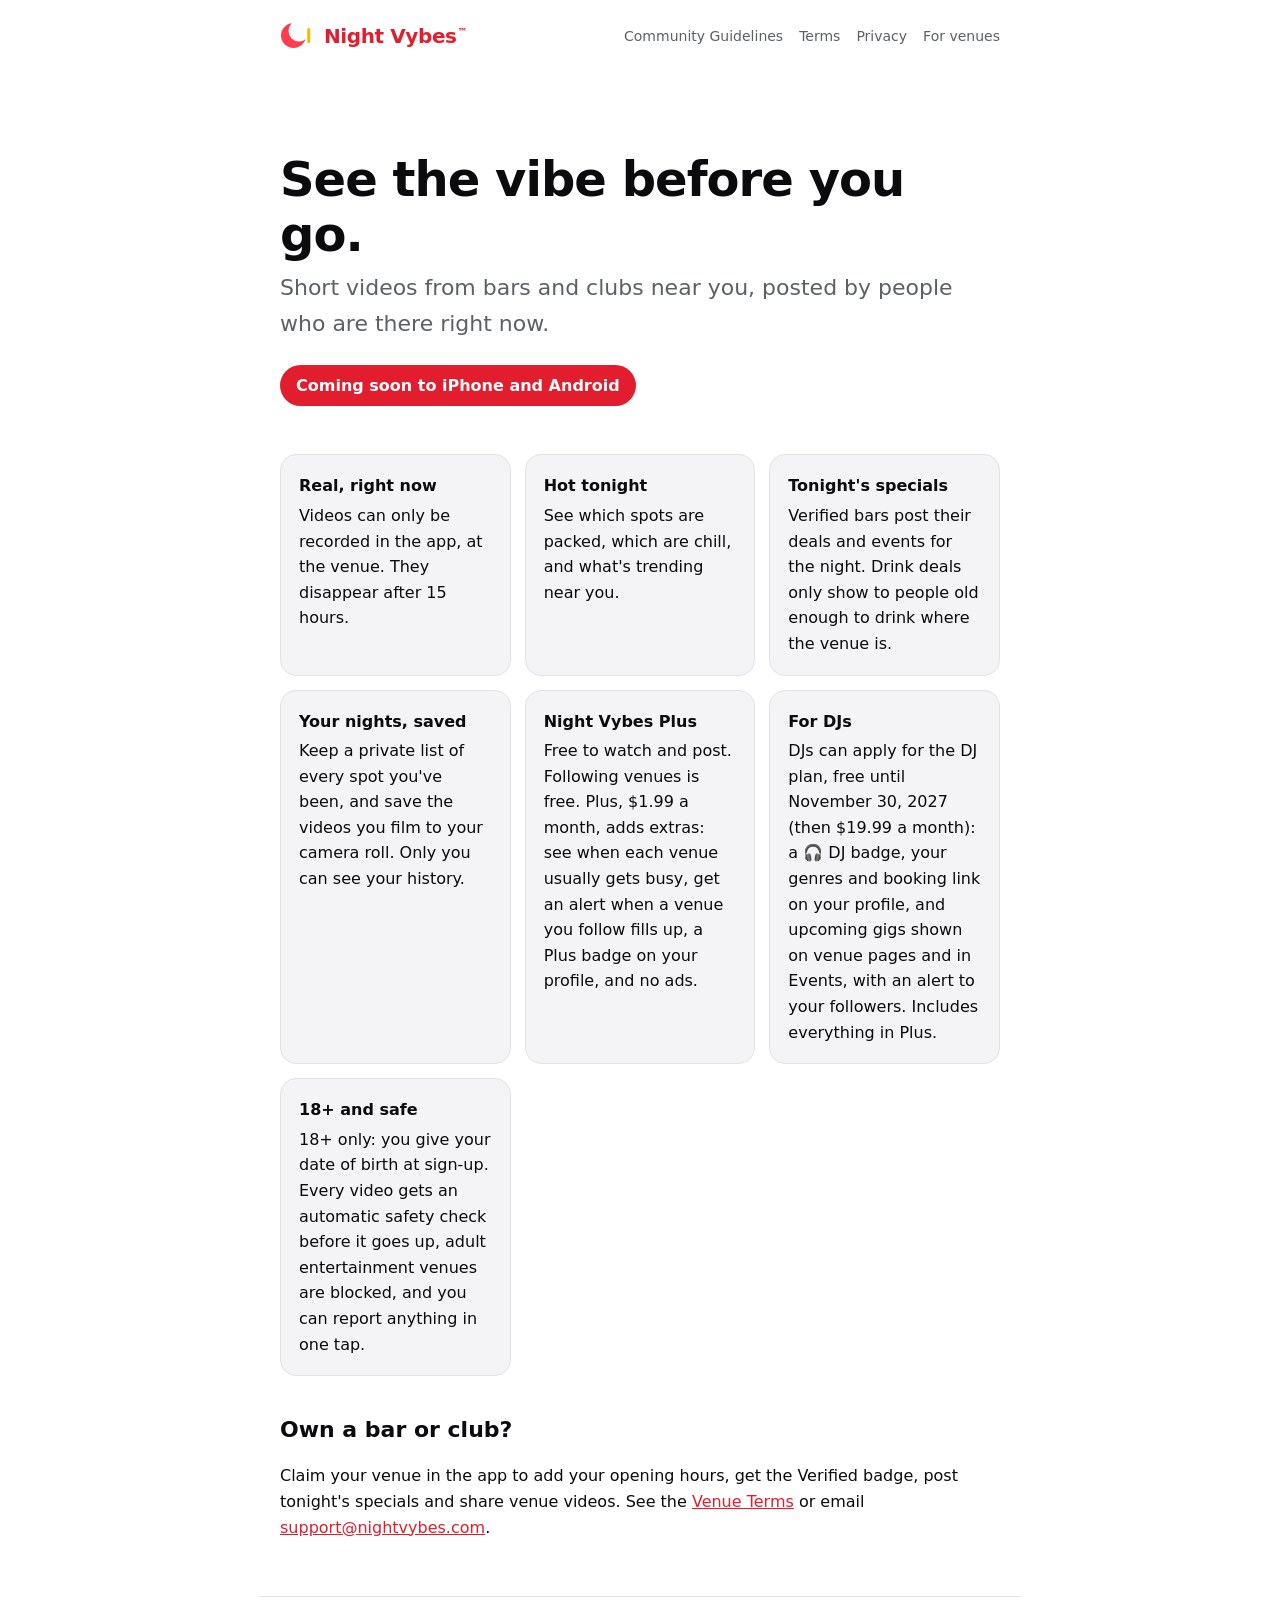
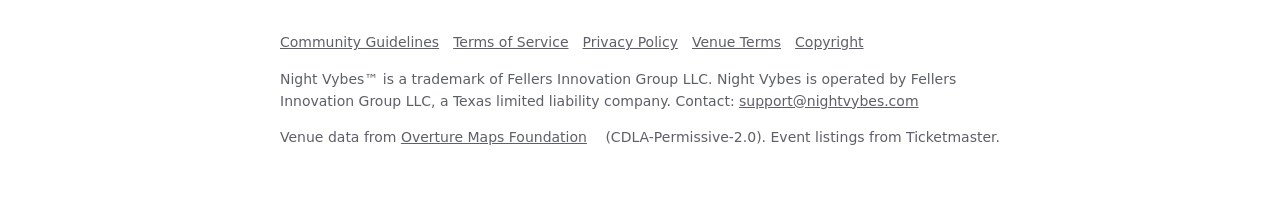
<file: index.html>
<!doctype html>
<html lang="en">
<head>
<script>
// Email confirmation links land here: send them to the confirmation page and drop the sign-in details from the address.
(function () {
  var all = location.hash + '&' + location.search;
  if (/error(_code|_description)?=/.test(all)) location.replace('/confirmed/?failed');
  else if (/access_token=|type=signup|[?&]code=/.test(all)) location.replace('/confirmed/');
})();
</script>
<meta charset="utf-8">
<meta name="viewport" content="width=device-width, initial-scale=1">
<title>Night Vybes: See the vibe before you go</title>
<meta name="description" content="Short videos from bars and clubs near you, posted by people who are there right now.">
<link rel="stylesheet" href="/style.css">
<link rel="icon" type="image/png" href="/favicon.png">
<link rel="apple-touch-icon" href="/apple-touch-icon.png">
<meta name="theme-color" content="#0B0B0D">
</head>
<body>
<header><a class="brand" href="/"><span class="brand-mark"><svg aria-hidden="true" xmlns="http://www.w3.org/2000/svg" viewBox="15 23 72 54" width="36" height="27"><defs><mask id="nvm"><rect x="-100" y="-100" width="300" height="300" fill="white"/><circle cx="53" cy="41" r="21" fill="black"/></mask></defs>
<circle cx="42" cy="50" r="25" fill="#FF3B4E" mask="url(#nvm)"/>
<rect x="60" y="43" width="6" height="14" rx="3" fill="#FFFFFF"/>
<rect x="69.5" y="35" width="6" height="30" rx="3" fill="#F5B700"/>
<rect x="79" y="40" width="6" height="20" rx="3" fill="#FFFFFF"/></svg></span>Night Vybes<sup class="tm">&trade;</sup></a><nav><a href="/guidelines">Community Guidelines</a><a href="/terms">Terms</a><a href="/privacy">Privacy</a><a href="/venues">For venues</a></nav></header>
<main>
<section class="hero">
<h1>See the vibe before you go.</h1>
<p class="tagline">Short videos from bars and clubs near you, posted by people who are there right now.</p>
<span class="pill">Coming soon to iPhone and Android</span>
</section>
<div class="cards">
<div class="card"><strong>Real, right now</strong>Videos can only be recorded in the app, at the venue. They disappear after 15 hours.</div>
<div class="card"><strong>Hot tonight</strong>See which spots are packed, which are chill, and what's trending near you.</div>
<div class="card"><strong>Tonight's specials</strong>Verified bars post their deals and events for the night. Drink deals only show to people old enough to drink where the venue is.</div>
<div class="card"><strong>Your nights, saved</strong>Keep a private list of every spot you've been, and save the videos you film to your camera roll. Only you can see your history.</div>
<div class="card"><strong>Night Vybes Plus</strong>Free to watch and post. Following venues is free. Plus, $1.99 a month, adds extras: see when each venue usually gets busy, get an alert when a venue you follow fills up, a Plus badge on your profile, and no ads.</div><div class="card"><strong>For DJs</strong>DJs can apply for the DJ plan, free until November 30, 2027 (then $19.99 a month): a 🎧 DJ badge, your genres and booking link on your profile, and upcoming gigs shown on venue pages and in Events, with an alert to your followers. Includes everything in Plus.</div>
<div class="card"><strong>18+ and safe</strong>18+ only: you give your date of birth at sign-up. Every video gets an automatic safety check before it goes up, adult entertainment venues are blocked, and you can report anything in one tap.</div>
</div>
<h2>Own a bar or club?</h2>
<p>Claim your venue in the app to add your opening hours, get the Verified badge, post tonight's specials and share venue videos. See the <a href="/venues">Venue Terms</a> or email <a href="mailto:support@nightvybes.com">support@nightvybes.com</a>.</p>

</main>
<footer><p><a href="/guidelines">Community Guidelines</a><a href="/terms">Terms of Service</a><a href="/privacy">Privacy Policy</a><a href="/venues">Venue Terms</a><a href="/copyright">Copyright</a></p><p>Night Vybes&trade; is a trademark of Fellers Innovation Group LLC. Night Vybes is operated by Fellers Innovation Group LLC, a Texas limited liability company. Contact: <a href="mailto:support@nightvybes.com">support@nightvybes.com</a></p><p>Venue data from <a href="https://overturemaps.org">Overture Maps Foundation</a> (CDLA-Permissive-2.0). Event listings from Ticketmaster.</p></footer>
</body>
</html>
</file>
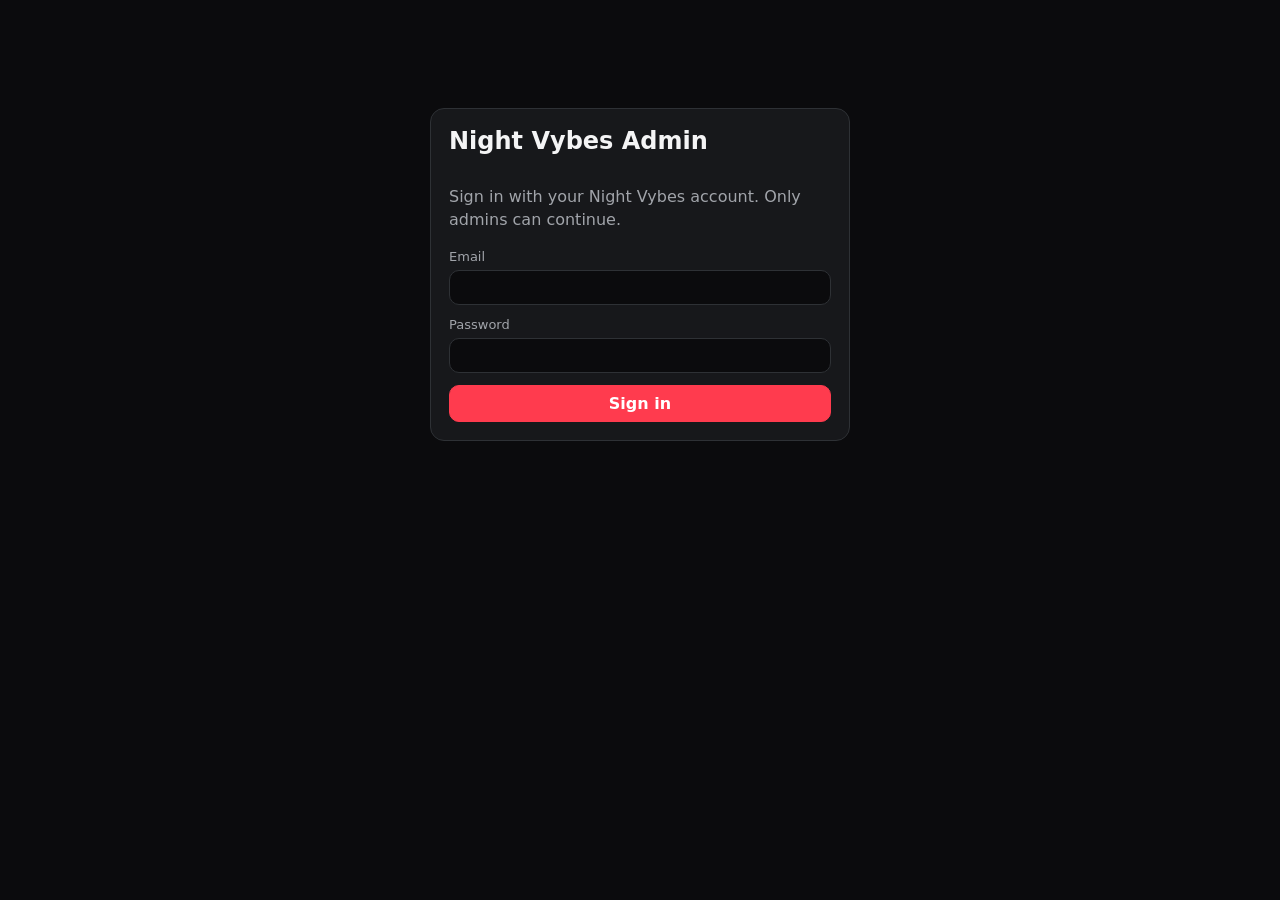
<file: admin/index.html>
<!doctype html>
<html lang="en">
  <head>
    <meta charset="UTF-8" />
    <meta name="viewport" content="width=device-width, initial-scale=1.0" />
    <meta name="robots" content="noindex" />
    <title>Night Vybes Admin</title>
    <script type="module" crossorigin src="/admin/assets/index-DAHcRem-.js"></script>
    <link rel="stylesheet" crossorigin href="/admin/assets/index-BdqiYptD.css">
  </head>
  <body>
    <div id="root"></div>
  </body>
</html>
</file>
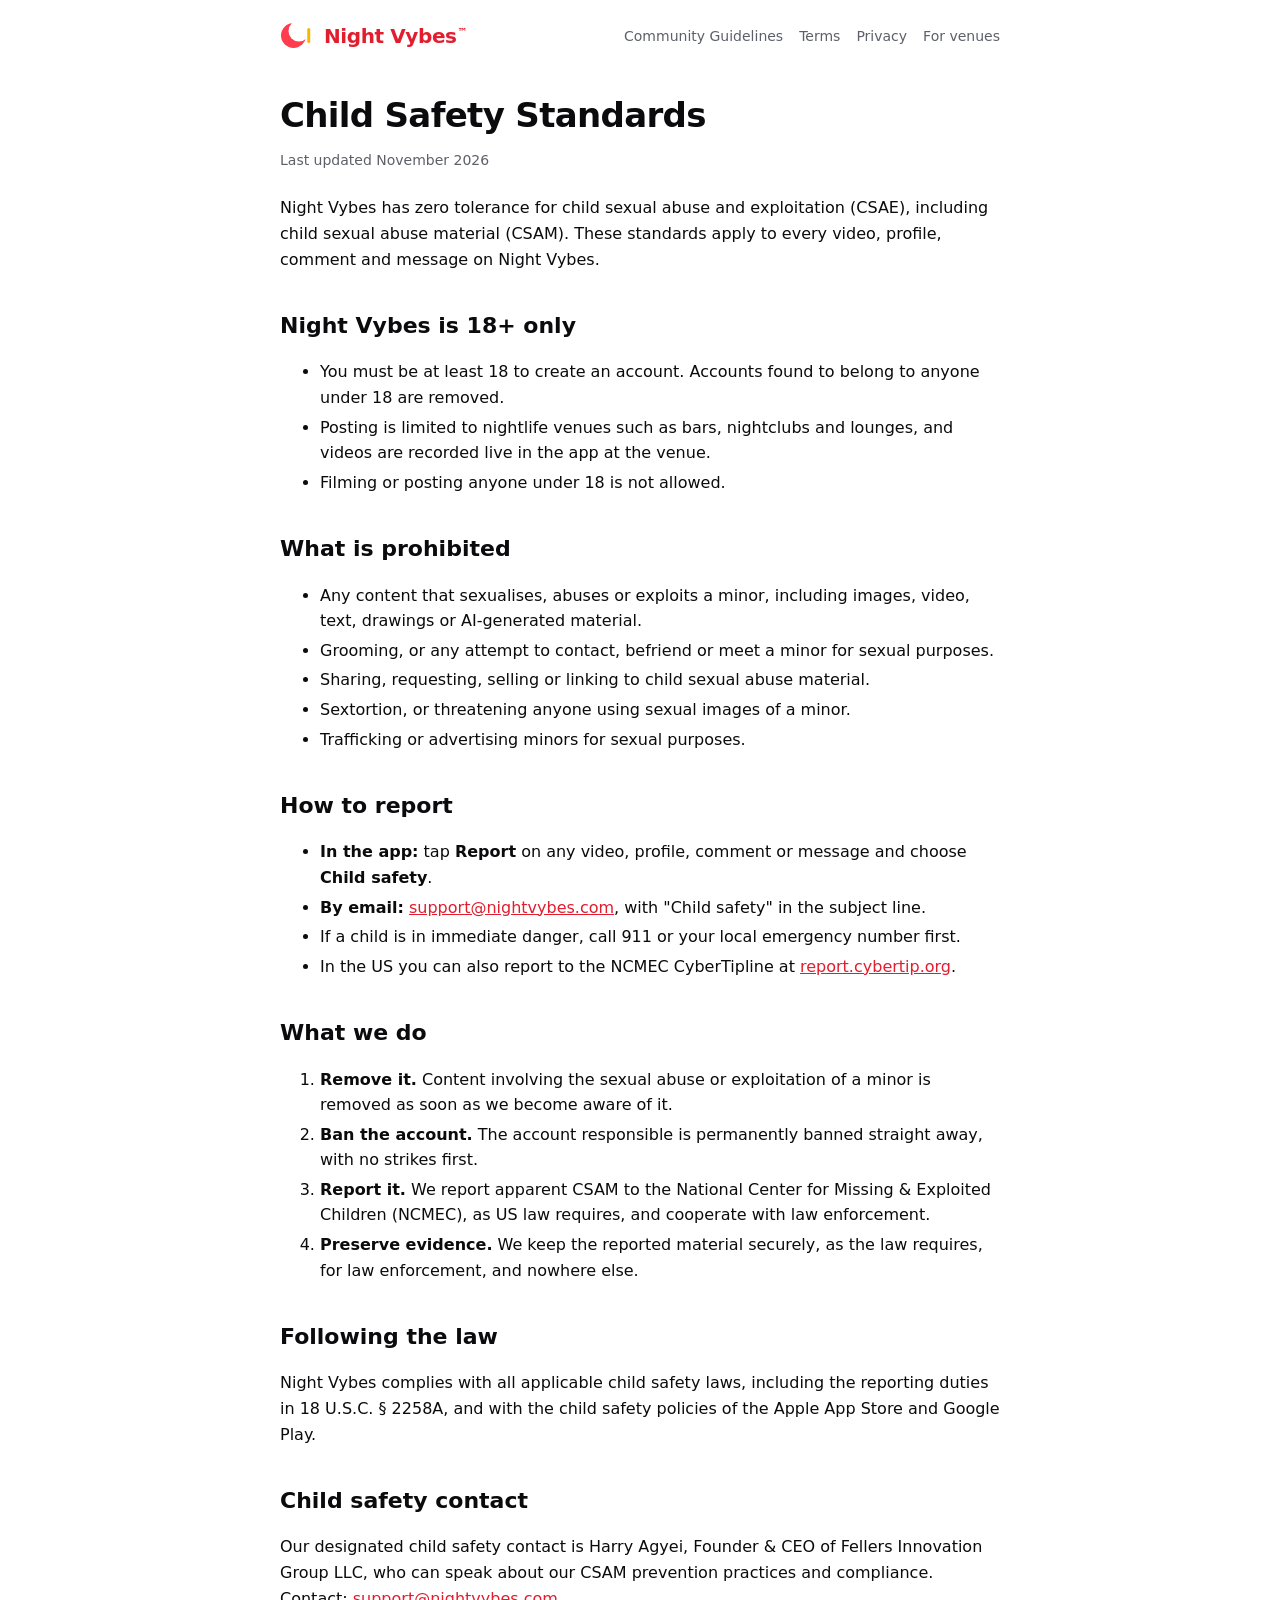
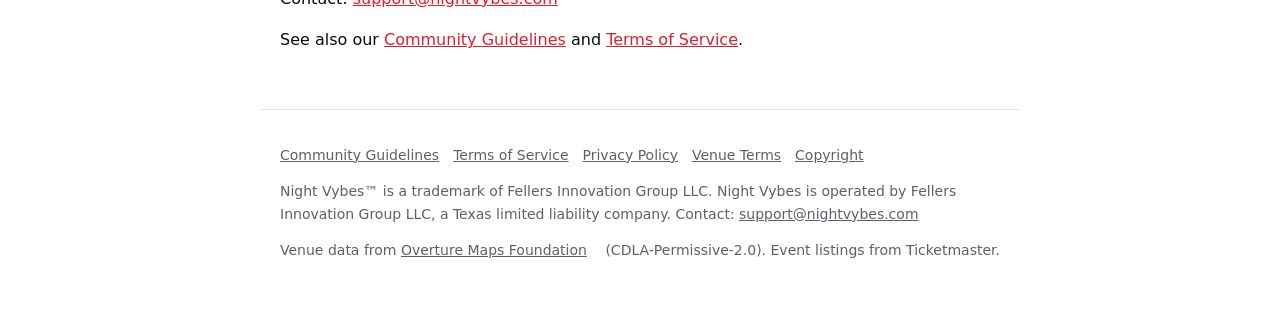
<file: child-safety/index.html>
<!doctype html>
<html lang="en">
<head>
<meta charset="utf-8">
<meta name="viewport" content="width=device-width, initial-scale=1">
<title>Child Safety Standards | Night Vybes</title>
<meta name="description" content="Night Vybes standards against child sexual abuse and exploitation (CSAE).">
<link rel="stylesheet" href="/style.css">
<link rel="icon" type="image/png" href="/favicon.png">
<link rel="apple-touch-icon" href="/apple-touch-icon.png">
<meta name="theme-color" content="#0B0B0D">
</head>
<body>
<header><a class="brand" href="/"><span class="brand-mark"><svg aria-hidden="true" xmlns="http://www.w3.org/2000/svg" viewBox="15 23 72 54" width="36" height="27"><defs><mask id="nvm"><rect x="-100" y="-100" width="300" height="300" fill="white"/><circle cx="53" cy="41" r="21" fill="black"/></mask></defs>
<circle cx="42" cy="50" r="25" fill="#FF3B4E" mask="url(#nvm)"/>
<rect x="60" y="43" width="6" height="14" rx="3" fill="#FFFFFF"/>
<rect x="69.5" y="35" width="6" height="30" rx="3" fill="#F5B700"/>
<rect x="79" y="40" width="6" height="20" rx="3" fill="#FFFFFF"/></svg></span>Night Vybes<sup class="tm">&trade;</sup></a><nav><a href="/guidelines">Community Guidelines</a><a href="/terms">Terms</a><a href="/privacy">Privacy</a><a href="/venues">For venues</a></nav></header>
<main>
<h1>Child Safety Standards</h1><p class="updated">Last updated November 2026</p>
<p>Night Vybes has zero tolerance for child sexual abuse and exploitation (CSAE), including child sexual abuse material (CSAM). These standards apply to every video, profile, comment and message on Night Vybes.</p>
<h2>Night Vybes is 18+ only</h2>
<ul><li>You must be at least 18 to create an account. Accounts found to belong to anyone under 18 are removed.</li><li>Posting is limited to nightlife venues such as bars, nightclubs and lounges, and videos are recorded live in the app at the venue.</li><li>Filming or posting anyone under 18 is not allowed.</li></ul>
<h2>What is prohibited</h2>
<ul><li>Any content that sexualises, abuses or exploits a minor, including images, video, text, drawings or AI-generated material.</li><li>Grooming, or any attempt to contact, befriend or meet a minor for sexual purposes.</li><li>Sharing, requesting, selling or linking to child sexual abuse material.</li><li>Sextortion, or threatening anyone using sexual images of a minor.</li><li>Trafficking or advertising minors for sexual purposes.</li></ul>
<h2>How to report</h2>
<ul><li><strong>In the app:</strong> tap <strong>Report</strong> on any video, profile, comment or message and choose <strong>Child safety</strong>.</li><li><strong>By email:</strong> <a href="mailto:support@nightvybes.com">support@nightvybes.com</a>, with "Child safety" in the subject line.</li><li>If a child is in immediate danger, call 911 or your local emergency number first.</li><li>In the US you can also report to the NCMEC CyberTipline at <a href="https://report.cybertip.org">report.cybertip.org</a>.</li></ul>
<h2>What we do</h2>
<ol><li><strong>Remove it.</strong> Content involving the sexual abuse or exploitation of a minor is removed as soon as we become aware of it.</li><li><strong>Ban the account.</strong> The account responsible is permanently banned straight away, with no strikes first.</li><li><strong>Report it.</strong> We report apparent CSAM to the National Center for Missing &amp; Exploited Children (NCMEC), as US law requires, and cooperate with law enforcement.</li><li><strong>Preserve evidence.</strong> We keep the reported material securely, as the law requires, for law enforcement, and nowhere else.</li></ol>
<h2>Following the law</h2>
<p>Night Vybes complies with all applicable child safety laws, including the reporting duties in 18 U.S.C. &sect; 2258A, and with the child safety policies of the Apple App Store and Google Play.</p>
<h2>Child safety contact</h2>
<p>Our designated child safety contact is Harry Agyei, Founder &amp; CEO of Fellers Innovation Group LLC, who can speak about our CSAM prevention practices and compliance. Contact: <a href="mailto:support@nightvybes.com">support@nightvybes.com</a></p>
<p>See also our <a href="/guidelines">Community Guidelines</a> and <a href="/terms">Terms of Service</a>.</p>
</main>
<footer><p><a href="/guidelines">Community Guidelines</a><a href="/terms">Terms of Service</a><a href="/privacy">Privacy Policy</a><a href="/venues">Venue Terms</a><a href="/copyright">Copyright</a></p><p>Night Vybes&trade; is a trademark of Fellers Innovation Group LLC. Night Vybes is operated by Fellers Innovation Group LLC, a Texas limited liability company. Contact: <a href="mailto:support@nightvybes.com">support@nightvybes.com</a></p><p>Venue data from <a href="https://overturemaps.org">Overture Maps Foundation</a> (CDLA-Permissive-2.0). Event listings from Ticketmaster.</p></footer>
</body>
</html>
</file>
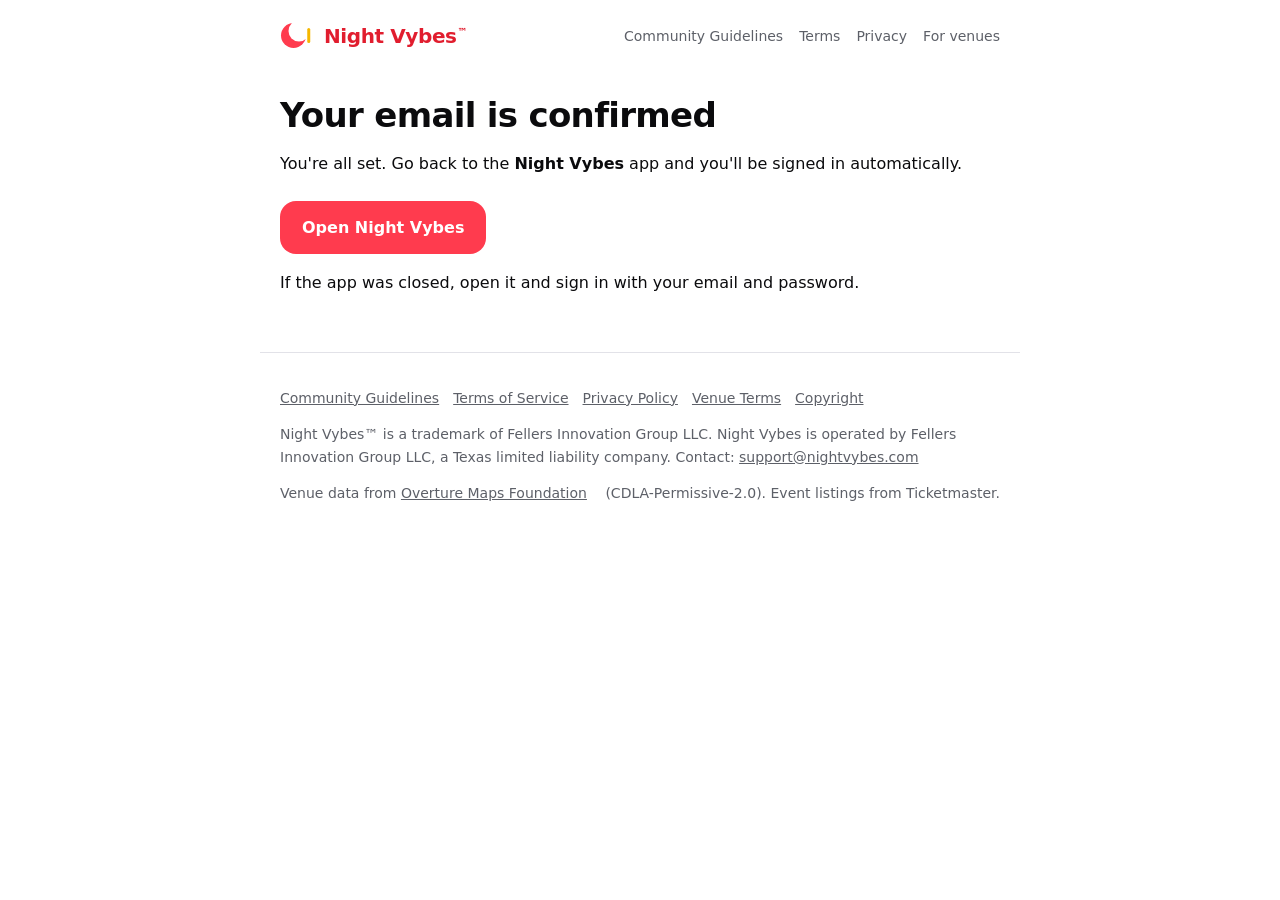
<file: confirmed/index.html>
<!doctype html>
<html lang="en">
<head>
<meta charset="utf-8">
<meta name="viewport" content="width=device-width, initial-scale=1">
<title>Email confirmed | Night Vybes</title>
<meta name="description" content="Your Night Vybes email is confirmed.">
<link rel="stylesheet" href="/style.css">
<link rel="icon" type="image/png" href="/favicon.png">
<link rel="apple-touch-icon" href="/apple-touch-icon.png">
<meta name="robots" content="noindex">
<meta name="theme-color" content="#0B0B0D">
</head>
<body>
<header><a class="brand" href="/"><span class="brand-mark"><svg aria-hidden="true" xmlns="http://www.w3.org/2000/svg" viewBox="15 23 72 54" width="36" height="27"><defs><mask id="nvm"><rect x="-100" y="-100" width="300" height="300" fill="white"/><circle cx="53" cy="41" r="21" fill="black"/></mask></defs>
<circle cx="42" cy="50" r="25" fill="#FF3B4E" mask="url(#nvm)"/>
<rect x="60" y="43" width="6" height="14" rx="3" fill="#FFFFFF"/>
<rect x="69.5" y="35" width="6" height="30" rx="3" fill="#F5B700"/>
<rect x="79" y="40" width="6" height="20" rx="3" fill="#FFFFFF"/></svg></span>Night Vybes<sup class="tm">&trade;</sup></a><nav><a href="/guidelines">Community Guidelines</a><a href="/terms">Terms</a><a href="/privacy">Privacy</a><a href="/venues">For venues</a></nav></header>
<main>
<div id="ok">
<h1>Your email is confirmed</h1>
<p>You're all set. Go back to the <strong>Night Vybes</strong> app and you'll be signed in automatically.</p>
<p><a href="nightvybes://" style="display:inline-block;margin-top:8px;padding:14px 22px;border-radius:16px;background:#FF3B4E;color:#fff;font-weight:700;text-decoration:none">Open Night Vybes</a></p>
<p>If the app was closed, open it and sign in with your email and password.</p>
</div>
<div id="bad" hidden>
<h1>This link didn't work</h1>
<p>The confirmation link has expired or was already used. If you already confirmed, just go back to the Night Vybes app and sign in.</p>
<p>Otherwise, open the app and tap <strong>Resend email</strong> to get a new link, or email <a href="mailto:support@nightvybes.com">support@nightvybes.com</a>.</p>
</div>
<script>
if (location.search.indexOf('failed') !== -1) {
  document.getElementById('ok').hidden = true;
  document.getElementById('bad').hidden = false;
}
</script>
</main>
<footer><p><a href="/guidelines">Community Guidelines</a><a href="/terms">Terms of Service</a><a href="/privacy">Privacy Policy</a><a href="/venues">Venue Terms</a><a href="/copyright">Copyright</a></p><p>Night Vybes&trade; is a trademark of Fellers Innovation Group LLC. Night Vybes is operated by Fellers Innovation Group LLC, a Texas limited liability company. Contact: <a href="mailto:support@nightvybes.com">support@nightvybes.com</a></p><p>Venue data from <a href="https://overturemaps.org">Overture Maps Foundation</a> (CDLA-Permissive-2.0). Event listings from Ticketmaster.</p></footer>
</body>
</html>
</file>
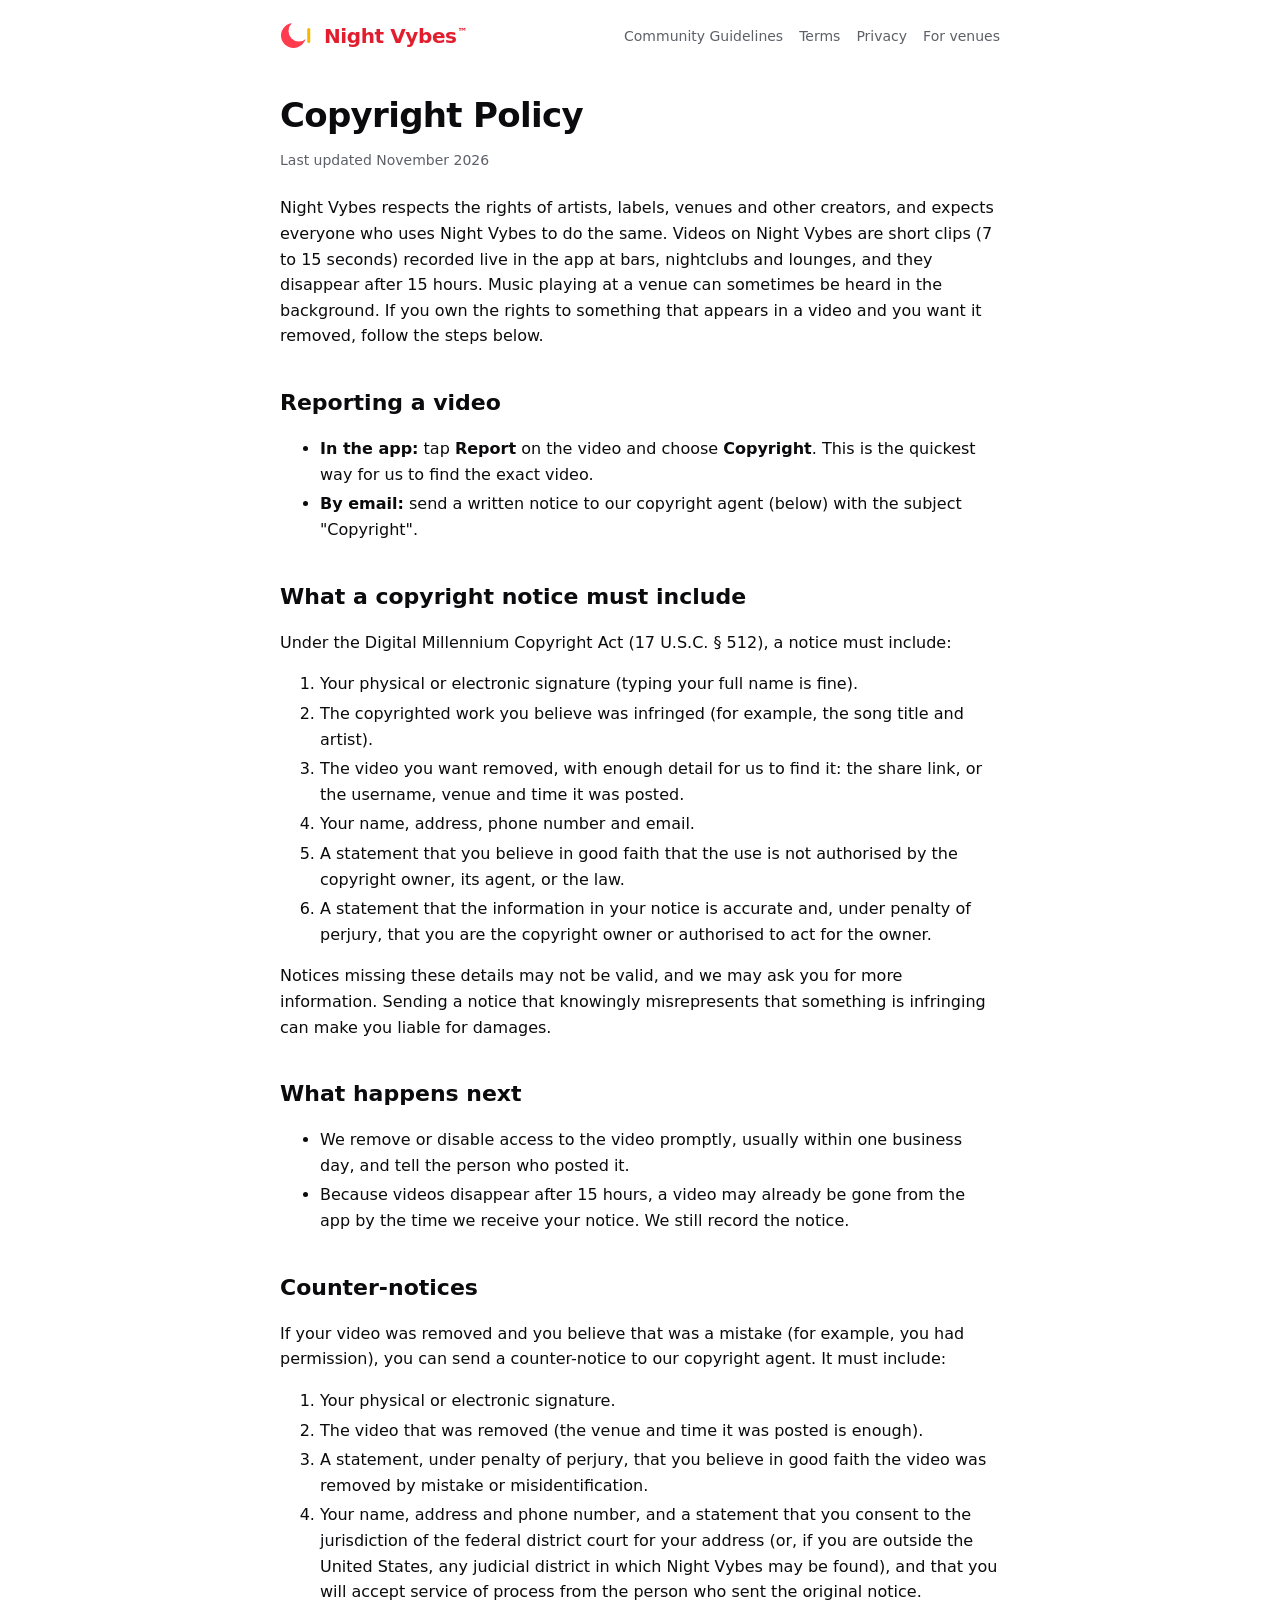
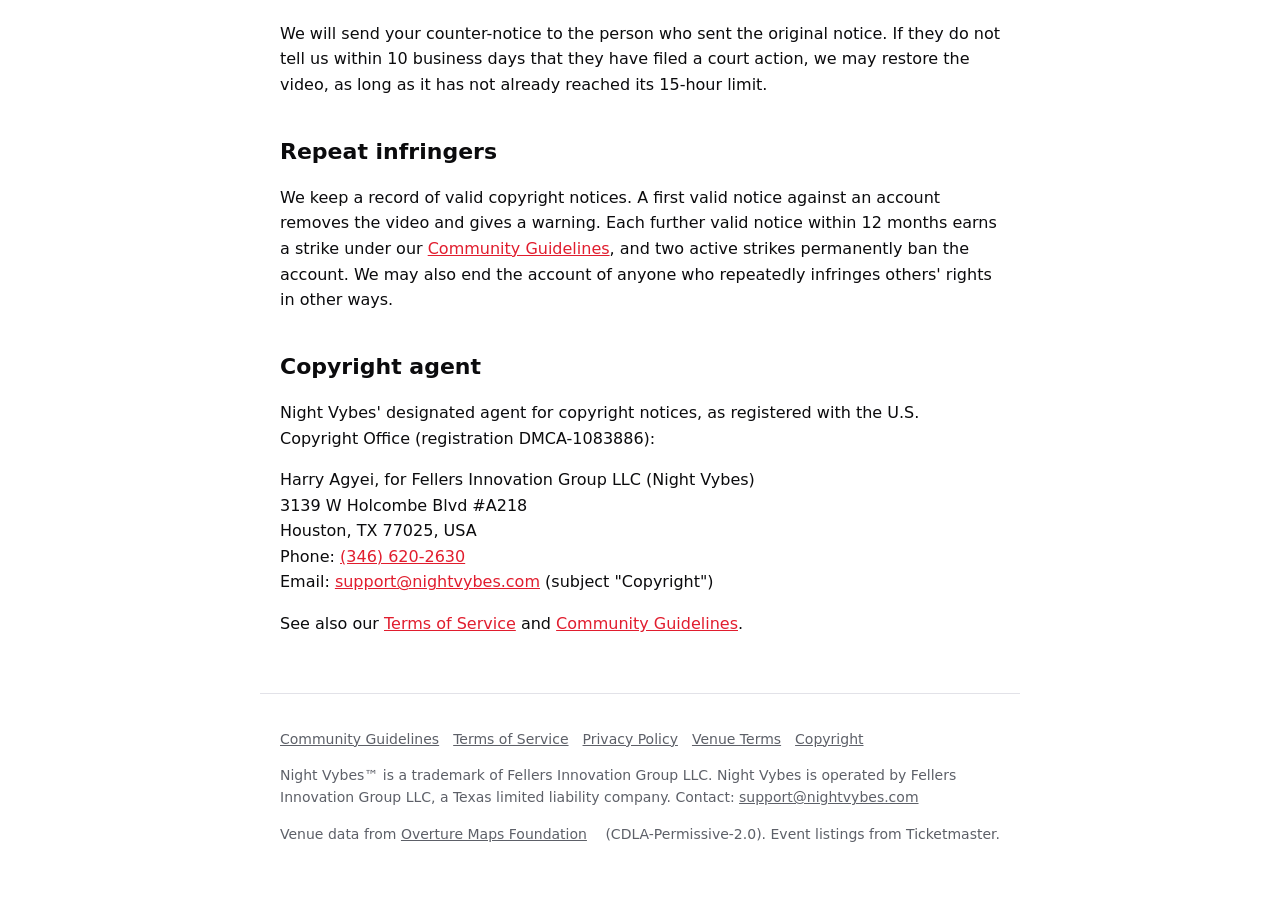
<file: copyright/index.html>
<!doctype html>
<html lang="en">
<head>
<meta charset="utf-8">
<meta name="viewport" content="width=device-width, initial-scale=1">
<title>Copyright Policy | Night Vybes</title>
<meta name="description" content="How to send Night Vybes a copyright (DMCA) notice or counter-notice, and our repeat-infringer policy.">
<link rel="stylesheet" href="/style.css">
<link rel="icon" type="image/png" href="/favicon.png">
<link rel="apple-touch-icon" href="/apple-touch-icon.png">
<meta name="theme-color" content="#0B0B0D">
</head>
<body>
<header><a class="brand" href="/"><span class="brand-mark"><svg aria-hidden="true" xmlns="http://www.w3.org/2000/svg" viewBox="15 23 72 54" width="36" height="27"><defs><mask id="nvm"><rect x="-100" y="-100" width="300" height="300" fill="white"/><circle cx="53" cy="41" r="21" fill="black"/></mask></defs>
<circle cx="42" cy="50" r="25" fill="#FF3B4E" mask="url(#nvm)"/>
<rect x="60" y="43" width="6" height="14" rx="3" fill="#FFFFFF"/>
<rect x="69.5" y="35" width="6" height="30" rx="3" fill="#F5B700"/>
<rect x="79" y="40" width="6" height="20" rx="3" fill="#FFFFFF"/></svg></span>Night Vybes<sup class="tm">&trade;</sup></a><nav><a href="/guidelines">Community Guidelines</a><a href="/terms">Terms</a><a href="/privacy">Privacy</a><a href="/venues">For venues</a></nav></header>
<main>
<h1>Copyright Policy</h1><p class="updated">Last updated November 2026</p>
<p>Night Vybes respects the rights of artists, labels, venues and other creators, and expects everyone who uses Night Vybes to do the same. Videos on Night Vybes are short clips (7 to 15 seconds) recorded live in the app at bars, nightclubs and lounges, and they disappear after 15 hours. Music playing at a venue can sometimes be heard in the background. If you own the rights to something that appears in a video and you want it removed, follow the steps below.</p>

<h2>Reporting a video</h2>
<ul><li><strong>In the app:</strong> tap <strong>Report</strong> on the video and choose <strong>Copyright</strong>. This is the quickest way for us to find the exact video.</li><li><strong>By email:</strong> send a written notice to our copyright agent (below) with the subject "Copyright".</li></ul>

<h2>What a copyright notice must include</h2>
<p>Under the Digital Millennium Copyright Act (17 U.S.C. &sect; 512), a notice must include:</p>
<ol><li>Your physical or electronic signature (typing your full name is fine).</li><li>The copyrighted work you believe was infringed (for example, the song title and artist).</li><li>The video you want removed, with enough detail for us to find it: the share link, or the username, venue and time it was posted.</li><li>Your name, address, phone number and email.</li><li>A statement that you believe in good faith that the use is not authorised by the copyright owner, its agent, or the law.</li><li>A statement that the information in your notice is accurate and, under penalty of perjury, that you are the copyright owner or authorised to act for the owner.</li></ol>
<p>Notices missing these details may not be valid, and we may ask you for more information. Sending a notice that knowingly misrepresents that something is infringing can make you liable for damages.</p>

<h2>What happens next</h2>
<ul><li>We remove or disable access to the video promptly, usually within one business day, and tell the person who posted it.</li><li>Because videos disappear after 15 hours, a video may already be gone from the app by the time we receive your notice. We still record the notice.</li></ul>

<h2>Counter-notices</h2>
<p>If your video was removed and you believe that was a mistake (for example, you had permission), you can send a counter-notice to our copyright agent. It must include:</p>
<ol><li>Your physical or electronic signature.</li><li>The video that was removed (the venue and time it was posted is enough).</li><li>A statement, under penalty of perjury, that you believe in good faith the video was removed by mistake or misidentification.</li><li>Your name, address and phone number, and a statement that you consent to the jurisdiction of the federal district court for your address (or, if you are outside the United States, any judicial district in which Night Vybes may be found), and that you will accept service of process from the person who sent the original notice.</li></ol>
<p>We will send your counter-notice to the person who sent the original notice. If they do not tell us within 10 business days that they have filed a court action, we may restore the video, as long as it has not already reached its 15-hour limit.</p>

<h2>Repeat infringers</h2>
<p>We keep a record of valid copyright notices. A first valid notice against an account removes the video and gives a warning. Each further valid notice within 12 months earns a strike under our <a href="/guidelines">Community Guidelines</a>, and two active strikes permanently ban the account. We may also end the account of anyone who repeatedly infringes others' rights in other ways.</p>

<h2>Copyright agent</h2>
<p>Night Vybes' designated agent for copyright notices, as registered with the U.S. Copyright Office (registration DMCA-1083886):</p><p>Harry Agyei, for Fellers Innovation Group LLC (Night Vybes)<br>3139 W Holcombe Blvd #A218<br>Houston, TX 77025, USA<br>Phone: <a href="tel:+13466202630">(346) 620-2630</a><br>Email: <a href="mailto:support@nightvybes.com">support@nightvybes.com</a> (subject "Copyright")</p>

<p>See also our <a href="/terms">Terms of Service</a> and <a href="/guidelines">Community Guidelines</a>.</p>
</main>
<footer><p><a href="/guidelines">Community Guidelines</a><a href="/terms">Terms of Service</a><a href="/privacy">Privacy Policy</a><a href="/venues">Venue Terms</a><a href="/copyright">Copyright</a></p><p>Night Vybes&trade; is a trademark of Fellers Innovation Group LLC. Night Vybes is operated by Fellers Innovation Group LLC, a Texas limited liability company. Contact: <a href="mailto:support@nightvybes.com">support@nightvybes.com</a></p><p>Venue data from <a href="https://overturemaps.org">Overture Maps Foundation</a> (CDLA-Permissive-2.0). Event listings from Ticketmaster.</p></footer>
</body>
</html>
</file>
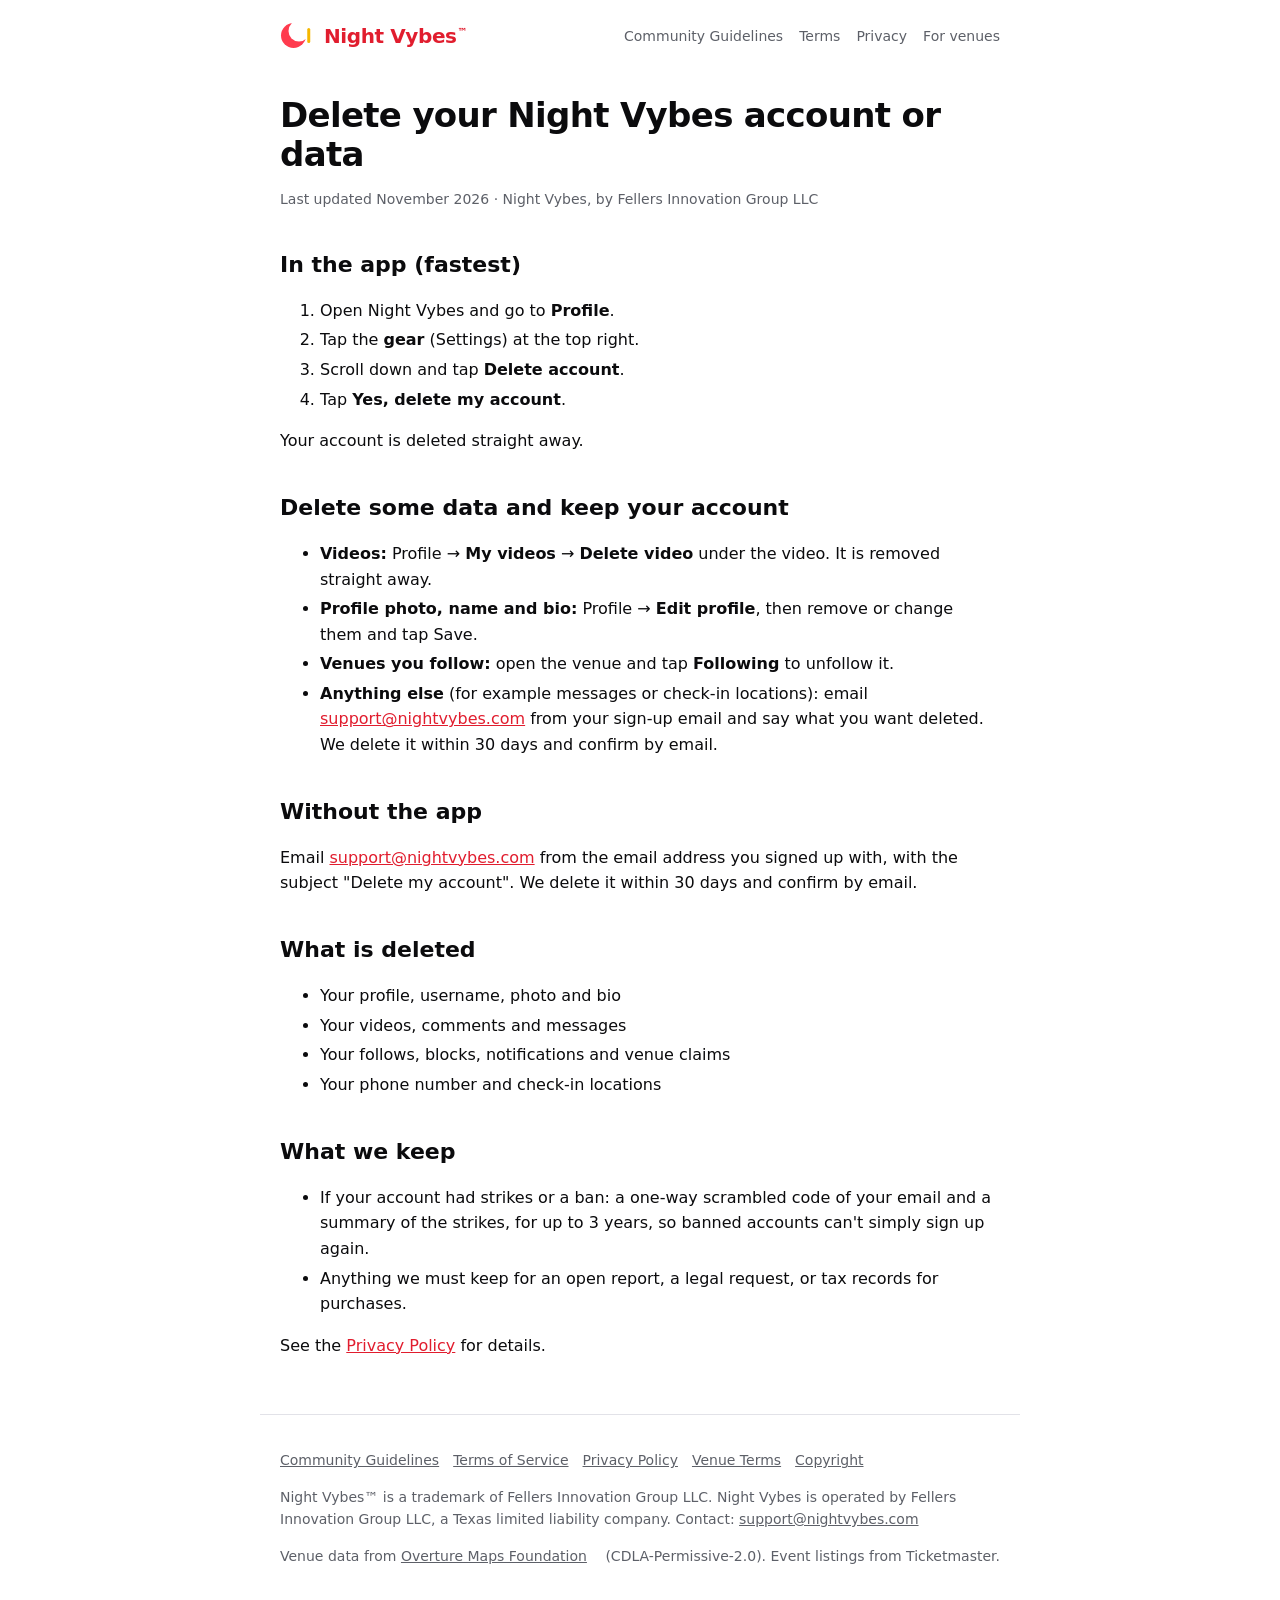
<file: delete-account/index.html>
<!doctype html>
<html lang="en">
<head>
<meta charset="utf-8">
<meta name="viewport" content="width=device-width, initial-scale=1">
<title>Delete your account | Night Vybes</title>
<meta name="description" content="How to delete your Night Vybes account and data.">
<link rel="stylesheet" href="/style.css">
<link rel="icon" type="image/png" href="/favicon.png">
<link rel="apple-touch-icon" href="/apple-touch-icon.png">
<meta name="theme-color" content="#0B0B0D">
</head>
<body>
<header><a class="brand" href="/"><span class="brand-mark"><svg aria-hidden="true" xmlns="http://www.w3.org/2000/svg" viewBox="15 23 72 54" width="36" height="27"><defs><mask id="nvm"><rect x="-100" y="-100" width="300" height="300" fill="white"/><circle cx="53" cy="41" r="21" fill="black"/></mask></defs>
<circle cx="42" cy="50" r="25" fill="#FF3B4E" mask="url(#nvm)"/>
<rect x="60" y="43" width="6" height="14" rx="3" fill="#FFFFFF"/>
<rect x="69.5" y="35" width="6" height="30" rx="3" fill="#F5B700"/>
<rect x="79" y="40" width="6" height="20" rx="3" fill="#FFFFFF"/></svg></span>Night Vybes<sup class="tm">&trade;</sup></a><nav><a href="/guidelines">Community Guidelines</a><a href="/terms">Terms</a><a href="/privacy">Privacy</a><a href="/venues">For venues</a></nav></header>
<main>
<h1>Delete your Night Vybes account or data</h1>
<p class="updated">Last updated November 2026 · Night Vybes, by Fellers Innovation Group LLC</p>
<h2>In the app (fastest)</h2>
<ol><li>Open Night Vybes and go to <strong>Profile</strong>.</li><li>Tap the <strong>gear</strong> (Settings) at the top right.</li><li>Scroll down and tap <strong>Delete account</strong>.</li><li>Tap <strong>Yes, delete my account</strong>.</li></ol>
<p>Your account is deleted straight away.</p>
<h2>Delete some data and keep your account</h2>
<ul><li><strong>Videos:</strong> Profile → <strong>My videos</strong> → <strong>Delete video</strong> under the video. It is removed straight away.</li><li><strong>Profile photo, name and bio:</strong> Profile → <strong>Edit profile</strong>, then remove or change them and tap Save.</li><li><strong>Venues you follow:</strong> open the venue and tap <strong>Following</strong> to unfollow it.</li><li><strong>Anything else</strong> (for example messages or check-in locations): email <a href="mailto:support@nightvybes.com?subject=Delete%20my%20data">support@nightvybes.com</a> from your sign-up email and say what you want deleted. We delete it within 30 days and confirm by email.</li></ul>
<h2>Without the app</h2>
<p>Email <a href="mailto:support@nightvybes.com?subject=Delete%20my%20account">support@nightvybes.com</a> from the email address you signed up with, with the subject "Delete my account". We delete it within 30 days and confirm by email.</p>
<h2>What is deleted</h2>
<ul><li>Your profile, username, photo and bio</li><li>Your videos, comments and messages</li><li>Your follows, blocks, notifications and venue claims</li><li>Your phone number and check-in locations</li></ul>
<h2>What we keep</h2>
<ul><li>If your account had strikes or a ban: a one-way scrambled code of your email and a summary of the strikes, for up to 3 years, so banned accounts can't simply sign up again.</li><li>Anything we must keep for an open report, a legal request, or tax records for purchases.</li></ul>
<p>See the <a href="/privacy">Privacy Policy</a> for details.</p>
</main>
<footer><p><a href="/guidelines">Community Guidelines</a><a href="/terms">Terms of Service</a><a href="/privacy">Privacy Policy</a><a href="/venues">Venue Terms</a><a href="/copyright">Copyright</a></p><p>Night Vybes&trade; is a trademark of Fellers Innovation Group LLC. Night Vybes is operated by Fellers Innovation Group LLC, a Texas limited liability company. Contact: <a href="mailto:support@nightvybes.com">support@nightvybes.com</a></p><p>Venue data from <a href="https://overturemaps.org">Overture Maps Foundation</a> (CDLA-Permissive-2.0). Event listings from Ticketmaster.</p></footer>
</body>
</html>
</file>
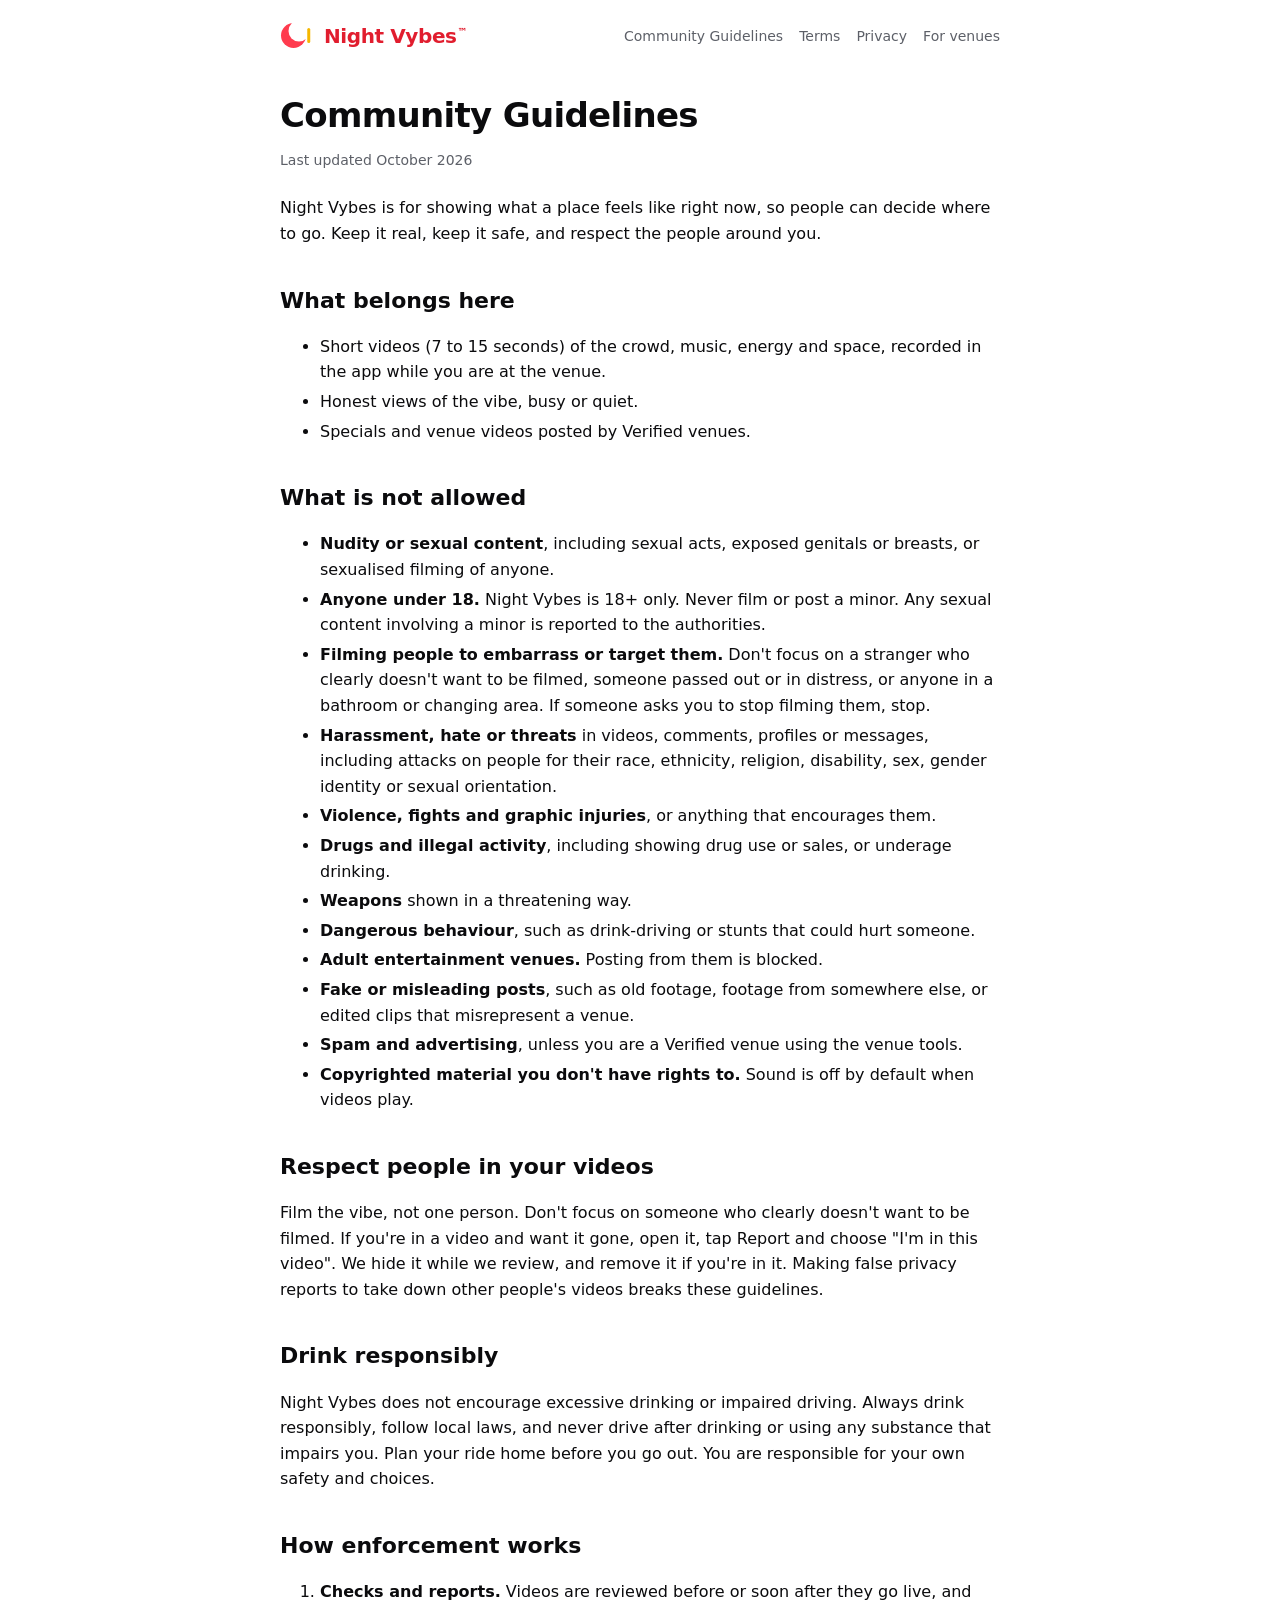
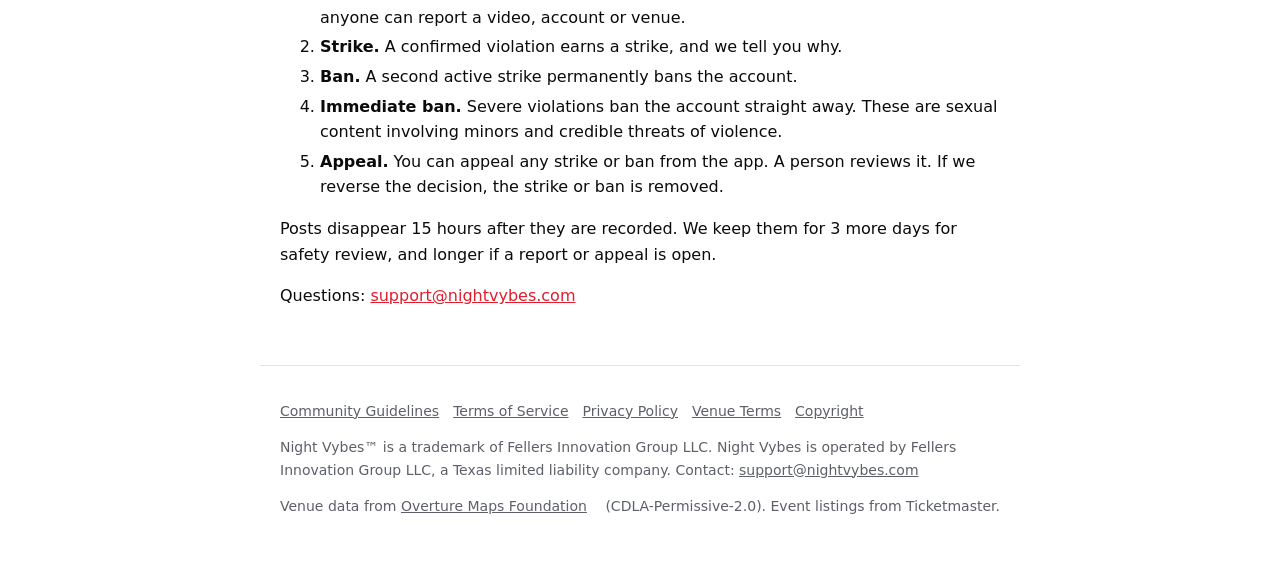
<file: guidelines/index.html>
<!doctype html>
<html lang="en">
<head>
<meta charset="utf-8">
<meta name="viewport" content="width=device-width, initial-scale=1">
<title>Community Guidelines | Night Vybes</title>
<meta name="description" content="What you can and cannot post on Night Vybes.">
<link rel="stylesheet" href="/style.css">
<link rel="icon" type="image/png" href="/favicon.png">
<link rel="apple-touch-icon" href="/apple-touch-icon.png">
<meta name="theme-color" content="#0B0B0D">
</head>
<body>
<header><a class="brand" href="/"><span class="brand-mark"><svg aria-hidden="true" xmlns="http://www.w3.org/2000/svg" viewBox="15 23 72 54" width="36" height="27"><defs><mask id="nvm"><rect x="-100" y="-100" width="300" height="300" fill="white"/><circle cx="53" cy="41" r="21" fill="black"/></mask></defs>
<circle cx="42" cy="50" r="25" fill="#FF3B4E" mask="url(#nvm)"/>
<rect x="60" y="43" width="6" height="14" rx="3" fill="#FFFFFF"/>
<rect x="69.5" y="35" width="6" height="30" rx="3" fill="#F5B700"/>
<rect x="79" y="40" width="6" height="20" rx="3" fill="#FFFFFF"/></svg></span>Night Vybes<sup class="tm">&trade;</sup></a><nav><a href="/guidelines">Community Guidelines</a><a href="/terms">Terms</a><a href="/privacy">Privacy</a><a href="/venues">For venues</a></nav></header>
<main>
<h1>Community Guidelines</h1><p class="updated">Last updated October 2026</p>
<p>Night Vybes is for showing what a place feels like right now, so people can decide where to go. Keep it real, keep it safe, and respect the people around you.</p>
<h2>What belongs here</h2>
<ul><li>Short videos (7 to 15 seconds) of the crowd, music, energy and space, recorded in the app while you are at the venue.</li><li>Honest views of the vibe, busy or quiet.</li><li>Specials and venue videos posted by Verified venues.</li></ul>
<h2>What is not allowed</h2>
<ul><li><strong>Nudity or sexual content</strong>, including sexual acts, exposed genitals or breasts, or sexualised filming of anyone.</li><li><strong>Anyone under 18.</strong> Night Vybes is 18+ only. Never film or post a minor. Any sexual content involving a minor is reported to the authorities.</li><li><strong>Filming people to embarrass or target them.</strong> Don't focus on a stranger who clearly doesn't want to be filmed, someone passed out or in distress, or anyone in a bathroom or changing area. If someone asks you to stop filming them, stop.</li><li><strong>Harassment, hate or threats</strong> in videos, comments, profiles or messages, including attacks on people for their race, ethnicity, religion, disability, sex, gender identity or sexual orientation.</li><li><strong>Violence, fights and graphic injuries</strong>, or anything that encourages them.</li><li><strong>Drugs and illegal activity</strong>, including showing drug use or sales, or underage drinking.</li><li><strong>Weapons</strong> shown in a threatening way.</li><li><strong>Dangerous behaviour</strong>, such as drink-driving or stunts that could hurt someone.</li><li><strong>Adult entertainment venues.</strong> Posting from them is blocked.</li><li><strong>Fake or misleading posts</strong>, such as old footage, footage from somewhere else, or edited clips that misrepresent a venue.</li><li><strong>Spam and advertising</strong>, unless you are a Verified venue using the venue tools.</li><li><strong>Copyrighted material you don't have rights to.</strong> Sound is off by default when videos play.</li></ul>
<h2>Respect people in your videos</h2><p>Film the vibe, not one person. Don't focus on someone who clearly doesn't want to be filmed. If you're in a video and want it gone, open it, tap Report and choose "I'm in this video". We hide it while we review, and remove it if you're in it. Making false privacy reports to take down other people's videos breaks these guidelines.</p><h2>Drink responsibly</h2>
<p>Night Vybes does not encourage excessive drinking or impaired driving. Always drink responsibly, follow local laws, and never drive after drinking or using any substance that impairs you. Plan your ride home before you go out. You are responsible for your own safety and choices.</p>
<h2>How enforcement works</h2>
<ol><li><strong>Checks and reports.</strong> Videos are reviewed before or soon after they go live, and anyone can report a video, account or venue.</li><li><strong>Strike.</strong> A confirmed violation earns a strike, and we tell you why.</li><li><strong>Ban.</strong> A second active strike permanently bans the account.</li><li><strong>Immediate ban.</strong> Severe violations ban the account straight away. These are sexual content involving minors and credible threats of violence.</li><li><strong>Appeal.</strong> You can appeal any strike or ban from the app. A person reviews it. If we reverse the decision, the strike or ban is removed.</li></ol>
<p>Posts disappear 15 hours after they are recorded. We keep them for 3 more days for safety review, and longer if a report or appeal is open.</p>
<p>Questions: <a href="mailto:support@nightvybes.com">support@nightvybes.com</a></p>
</main>
<footer><p><a href="/guidelines">Community Guidelines</a><a href="/terms">Terms of Service</a><a href="/privacy">Privacy Policy</a><a href="/venues">Venue Terms</a><a href="/copyright">Copyright</a></p><p>Night Vybes&trade; is a trademark of Fellers Innovation Group LLC. Night Vybes is operated by Fellers Innovation Group LLC, a Texas limited liability company. Contact: <a href="mailto:support@nightvybes.com">support@nightvybes.com</a></p><p>Venue data from <a href="https://overturemaps.org">Overture Maps Foundation</a> (CDLA-Permissive-2.0). Event listings from Ticketmaster.</p></footer>
</body>
</html>
</file>
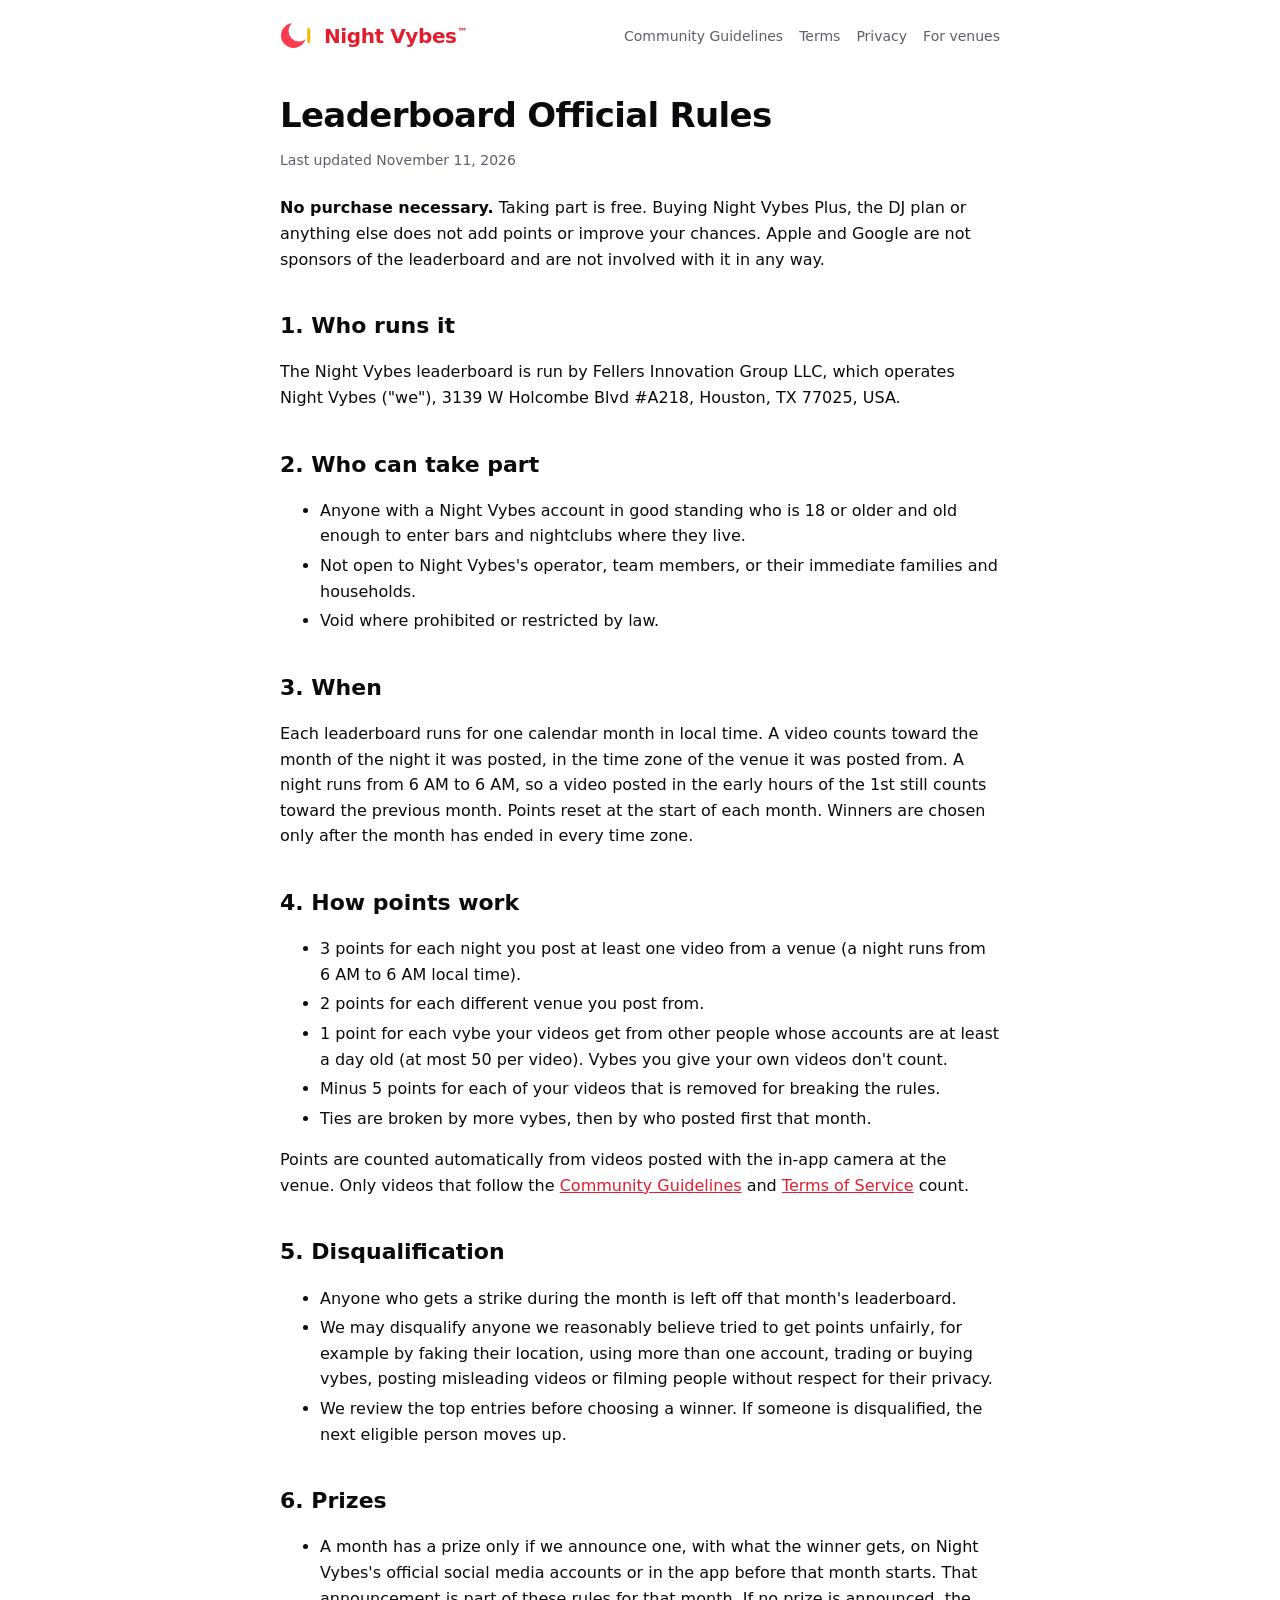
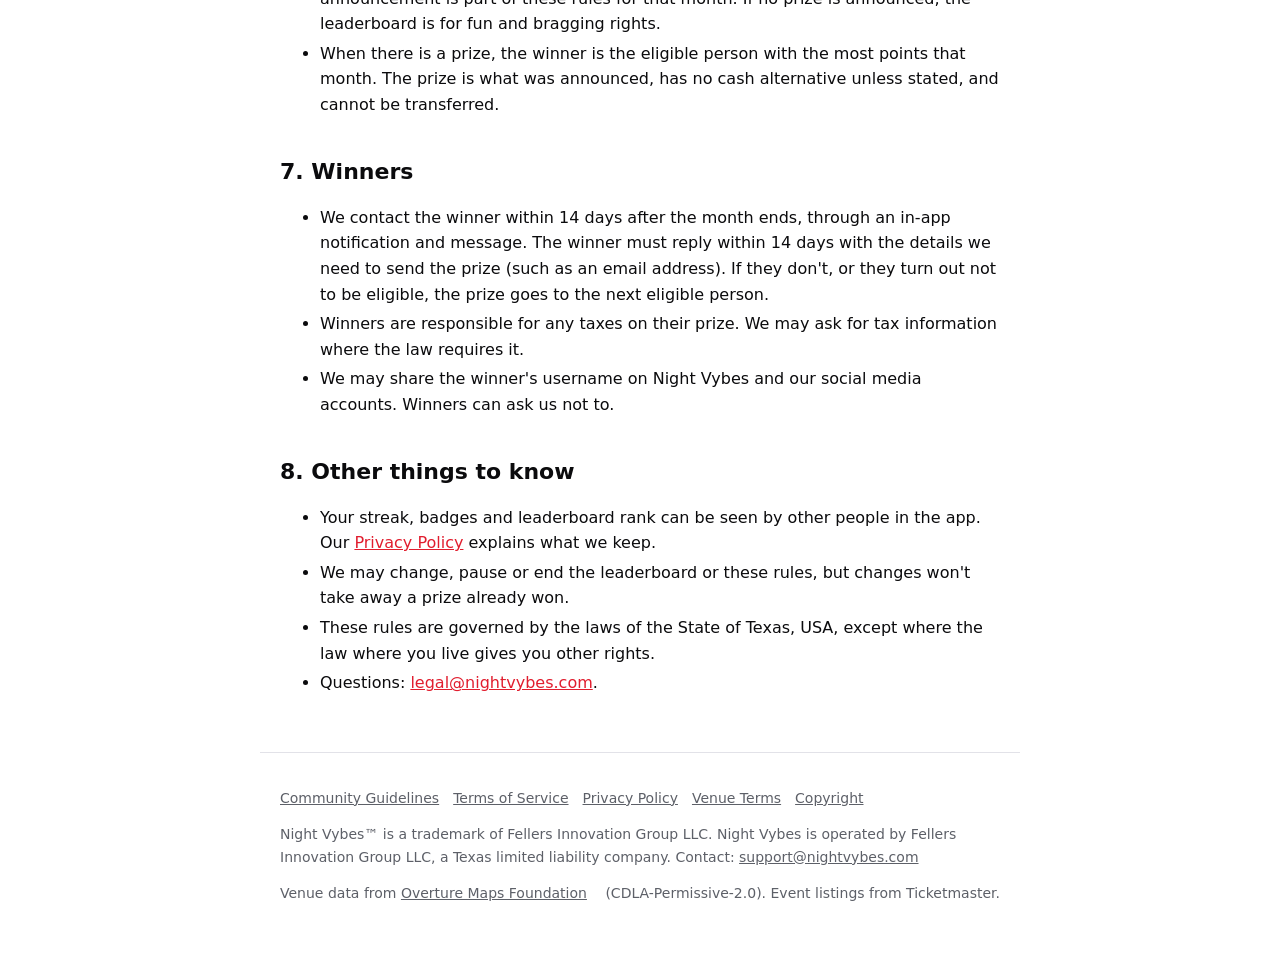
<file: leaderboard-rules/index.html>
<!doctype html>
<html lang="en">
<head>
<meta charset="utf-8">
<meta name="viewport" content="width=device-width, initial-scale=1">
<title>Leaderboard Official Rules | Night Vybes</title>
<meta name="description" content="Official rules for the Night Vybes monthly leaderboard.">
<link rel="stylesheet" href="/style.css">
<link rel="icon" type="image/png" href="/favicon.png">
<link rel="apple-touch-icon" href="/apple-touch-icon.png">
<meta name="theme-color" content="#0B0B0D">
</head>
<body>
<header><a class="brand" href="/"><span class="brand-mark"><svg aria-hidden="true" xmlns="http://www.w3.org/2000/svg" viewBox="15 23 72 54" width="36" height="27"><defs><mask id="nvm"><rect x="-100" y="-100" width="300" height="300" fill="white"/><circle cx="53" cy="41" r="21" fill="black"/></mask></defs>
<circle cx="42" cy="50" r="25" fill="#FF3B4E" mask="url(#nvm)"/>
<rect x="60" y="43" width="6" height="14" rx="3" fill="#FFFFFF"/>
<rect x="69.5" y="35" width="6" height="30" rx="3" fill="#F5B700"/>
<rect x="79" y="40" width="6" height="20" rx="3" fill="#FFFFFF"/></svg></span>Night Vybes<sup class="tm">&trade;</sup></a><nav><a href="/guidelines">Community Guidelines</a><a href="/terms">Terms</a><a href="/privacy">Privacy</a><a href="/venues">For venues</a></nav></header>
<main>
<h1>Leaderboard Official Rules</h1><p class="updated">Last updated November 11, 2026</p>
<p><strong>No purchase necessary.</strong> Taking part is free. Buying Night Vybes Plus, the DJ plan or anything else does not add points or improve your chances. Apple and Google are not sponsors of the leaderboard and are not involved with it in any way.</p>
<h2>1. Who runs it</h2>
<p>The Night Vybes leaderboard is run by Fellers Innovation Group LLC, which operates Night Vybes ("we"), 3139 W Holcombe Blvd #A218, Houston, TX 77025, USA.</p>
<h2>2. Who can take part</h2>
<ul><li>Anyone with a Night Vybes account in good standing who is 18 or older and old enough to enter bars and nightclubs where they live.</li><li>Not open to Night Vybes's operator, team members, or their immediate families and households.</li><li>Void where prohibited or restricted by law.</li></ul>
<h2>3. When</h2>
<p>Each leaderboard runs for one calendar month in local time. A video counts toward the month of the night it was posted, in the time zone of the venue it was posted from. A night runs from 6 AM to 6 AM, so a video posted in the early hours of the 1st still counts toward the previous month. Points reset at the start of each month. Winners are chosen only after the month has ended in every time zone.</p>
<h2>4. How points work</h2>
<ul><li>3 points for each night you post at least one video from a venue (a night runs from 6 AM to 6 AM local time).</li><li>2 points for each different venue you post from.</li><li>1 point for each vybe your videos get from other people whose accounts are at least a day old (at most 50 per video). Vybes you give your own videos don't count.</li><li>Minus 5 points for each of your videos that is removed for breaking the rules.</li><li>Ties are broken by more vybes, then by who posted first that month.</li></ul>
<p>Points are counted automatically from videos posted with the in-app camera at the venue. Only videos that follow the <a href="/guidelines">Community Guidelines</a> and <a href="/terms">Terms of Service</a> count.</p>
<h2>5. Disqualification</h2>
<ul><li>Anyone who gets a strike during the month is left off that month's leaderboard.</li><li>We may disqualify anyone we reasonably believe tried to get points unfairly, for example by faking their location, using more than one account, trading or buying vybes, posting misleading videos or filming people without respect for their privacy.</li><li>We review the top entries before choosing a winner. If someone is disqualified, the next eligible person moves up.</li></ul>
<h2>6. Prizes</h2>
<ul><li>A month has a prize only if we announce one, with what the winner gets, on Night Vybes's official social media accounts or in the app before that month starts. That announcement is part of these rules for that month. If no prize is announced, the leaderboard is for fun and bragging rights.</li><li>When there is a prize, the winner is the eligible person with the most points that month. The prize is what was announced, has no cash alternative unless stated, and cannot be transferred.</li></ul>
<h2>7. Winners</h2>
<ul><li>We contact the winner within 14 days after the month ends, through an in-app notification and message. The winner must reply within 14 days with the details we need to send the prize (such as an email address). If they don't, or they turn out not to be eligible, the prize goes to the next eligible person.</li><li>Winners are responsible for any taxes on their prize. We may ask for tax information where the law requires it.</li><li>We may share the winner's username on Night Vybes and our social media accounts. Winners can ask us not to.</li></ul>
<h2>8. Other things to know</h2>
<ul><li>Your streak, badges and leaderboard rank can be seen by other people in the app. Our <a href="/privacy">Privacy Policy</a> explains what we keep.</li><li>We may change, pause or end the leaderboard or these rules, but changes won't take away a prize already won.</li><li>These rules are governed by the laws of the State of Texas, USA, except where the law where you live gives you other rights.</li><li>Questions: <a href="mailto:legal@nightvybes.com">legal@nightvybes.com</a>.</li></ul>
</main>
<footer><p><a href="/guidelines">Community Guidelines</a><a href="/terms">Terms of Service</a><a href="/privacy">Privacy Policy</a><a href="/venues">Venue Terms</a><a href="/copyright">Copyright</a></p><p>Night Vybes&trade; is a trademark of Fellers Innovation Group LLC. Night Vybes is operated by Fellers Innovation Group LLC, a Texas limited liability company. Contact: <a href="mailto:support@nightvybes.com">support@nightvybes.com</a></p><p>Venue data from <a href="https://overturemaps.org">Overture Maps Foundation</a> (CDLA-Permissive-2.0). Event listings from Ticketmaster.</p></footer>
</body>
</html>
</file>
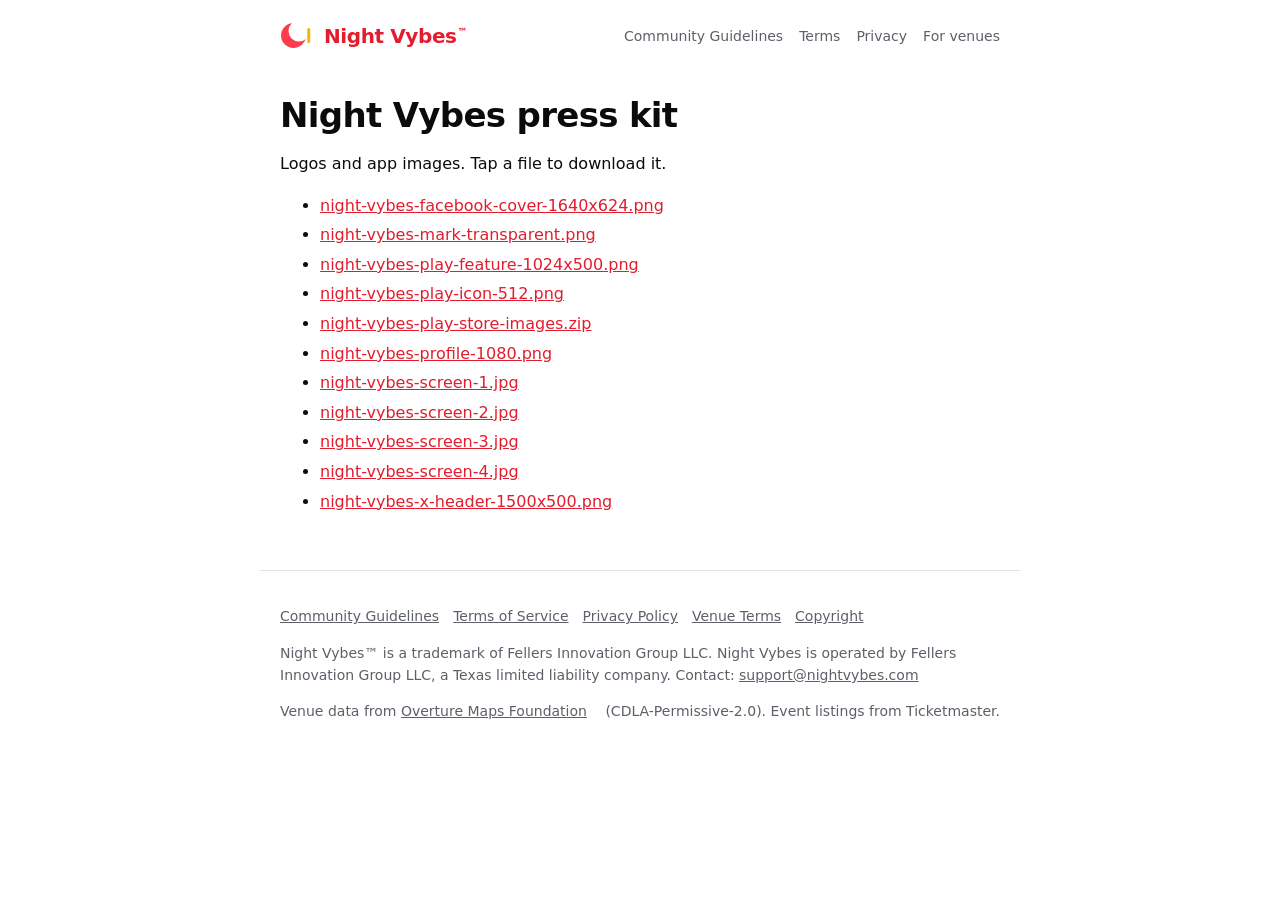
<file: press/index.html>
<!doctype html>
<html lang="en">
<head>
<meta charset="utf-8">
<meta name="viewport" content="width=device-width, initial-scale=1">
<title>Press kit | Night Vybes</title>
<meta name="description" content="See the vibe before you go. Real videos from bars, clubs and lounges tonight, all over the world.">
<meta property="og:title" content="Night Vybes">
<meta property="og:description" content="See the vibe before you go. Real videos from bars, clubs and lounges tonight, all over the world.">
<meta property="og:image" content="https://nightvybes.com/icon-512.png">
<link rel="stylesheet" href="/style.css">
<link rel="icon" type="image/png" href="/favicon.png">
<link rel="apple-touch-icon" href="/apple-touch-icon.png">
<meta name="theme-color" content="#0B0B0D">
</head>
<body>
<header><a class="brand" href="/"><span class="brand-mark"><svg aria-hidden="true" xmlns="http://www.w3.org/2000/svg" viewBox="15 23 72 54" width="36" height="27"><defs><mask id="nvm"><rect x="-100" y="-100" width="300" height="300" fill="white"/><circle cx="53" cy="41" r="21" fill="black"/></mask></defs>
<circle cx="42" cy="50" r="25" fill="#FF3B4E" mask="url(#nvm)"/>
<rect x="60" y="43" width="6" height="14" rx="3" fill="#FFFFFF"/>
<rect x="69.5" y="35" width="6" height="30" rx="3" fill="#F5B700"/>
<rect x="79" y="40" width="6" height="20" rx="3" fill="#FFFFFF"/></svg></span>Night Vybes<sup class="tm">&trade;</sup></a><nav><a href="/guidelines">Community Guidelines</a><a href="/terms">Terms</a><a href="/privacy">Privacy</a><a href="/venues">For venues</a></nav></header>
<main>
<h1>Night Vybes press kit</h1>
<p>Logos and app images. Tap a file to download it.</p>
<ul><li><a href="/press/night-vybes-facebook-cover-1640x624.png" download>night-vybes-facebook-cover-1640x624.png</a></li><li><a href="/press/night-vybes-mark-transparent.png" download>night-vybes-mark-transparent.png</a></li><li><a href="/press/night-vybes-play-feature-1024x500.png" download>night-vybes-play-feature-1024x500.png</a></li><li><a href="/press/night-vybes-play-icon-512.png" download>night-vybes-play-icon-512.png</a></li><li><a href="/press/night-vybes-play-store-images.zip" download>night-vybes-play-store-images.zip</a></li><li><a href="/press/night-vybes-profile-1080.png" download>night-vybes-profile-1080.png</a></li><li><a href="/press/night-vybes-screen-1.jpg" download>night-vybes-screen-1.jpg</a></li><li><a href="/press/night-vybes-screen-2.jpg" download>night-vybes-screen-2.jpg</a></li><li><a href="/press/night-vybes-screen-3.jpg" download>night-vybes-screen-3.jpg</a></li><li><a href="/press/night-vybes-screen-4.jpg" download>night-vybes-screen-4.jpg</a></li><li><a href="/press/night-vybes-x-header-1500x500.png" download>night-vybes-x-header-1500x500.png</a></li></ul>
</main>
<footer><p><a href="/guidelines">Community Guidelines</a><a href="/terms">Terms of Service</a><a href="/privacy">Privacy Policy</a><a href="/venues">Venue Terms</a><a href="/copyright">Copyright</a></p><p>Night Vybes&trade; is a trademark of Fellers Innovation Group LLC. Night Vybes is operated by Fellers Innovation Group LLC, a Texas limited liability company. Contact: <a href="mailto:support@nightvybes.com">support@nightvybes.com</a></p><p>Venue data from <a href="https://overturemaps.org">Overture Maps Foundation</a> (CDLA-Permissive-2.0). Event listings from Ticketmaster.</p></footer>
</body>
</html>
</file>
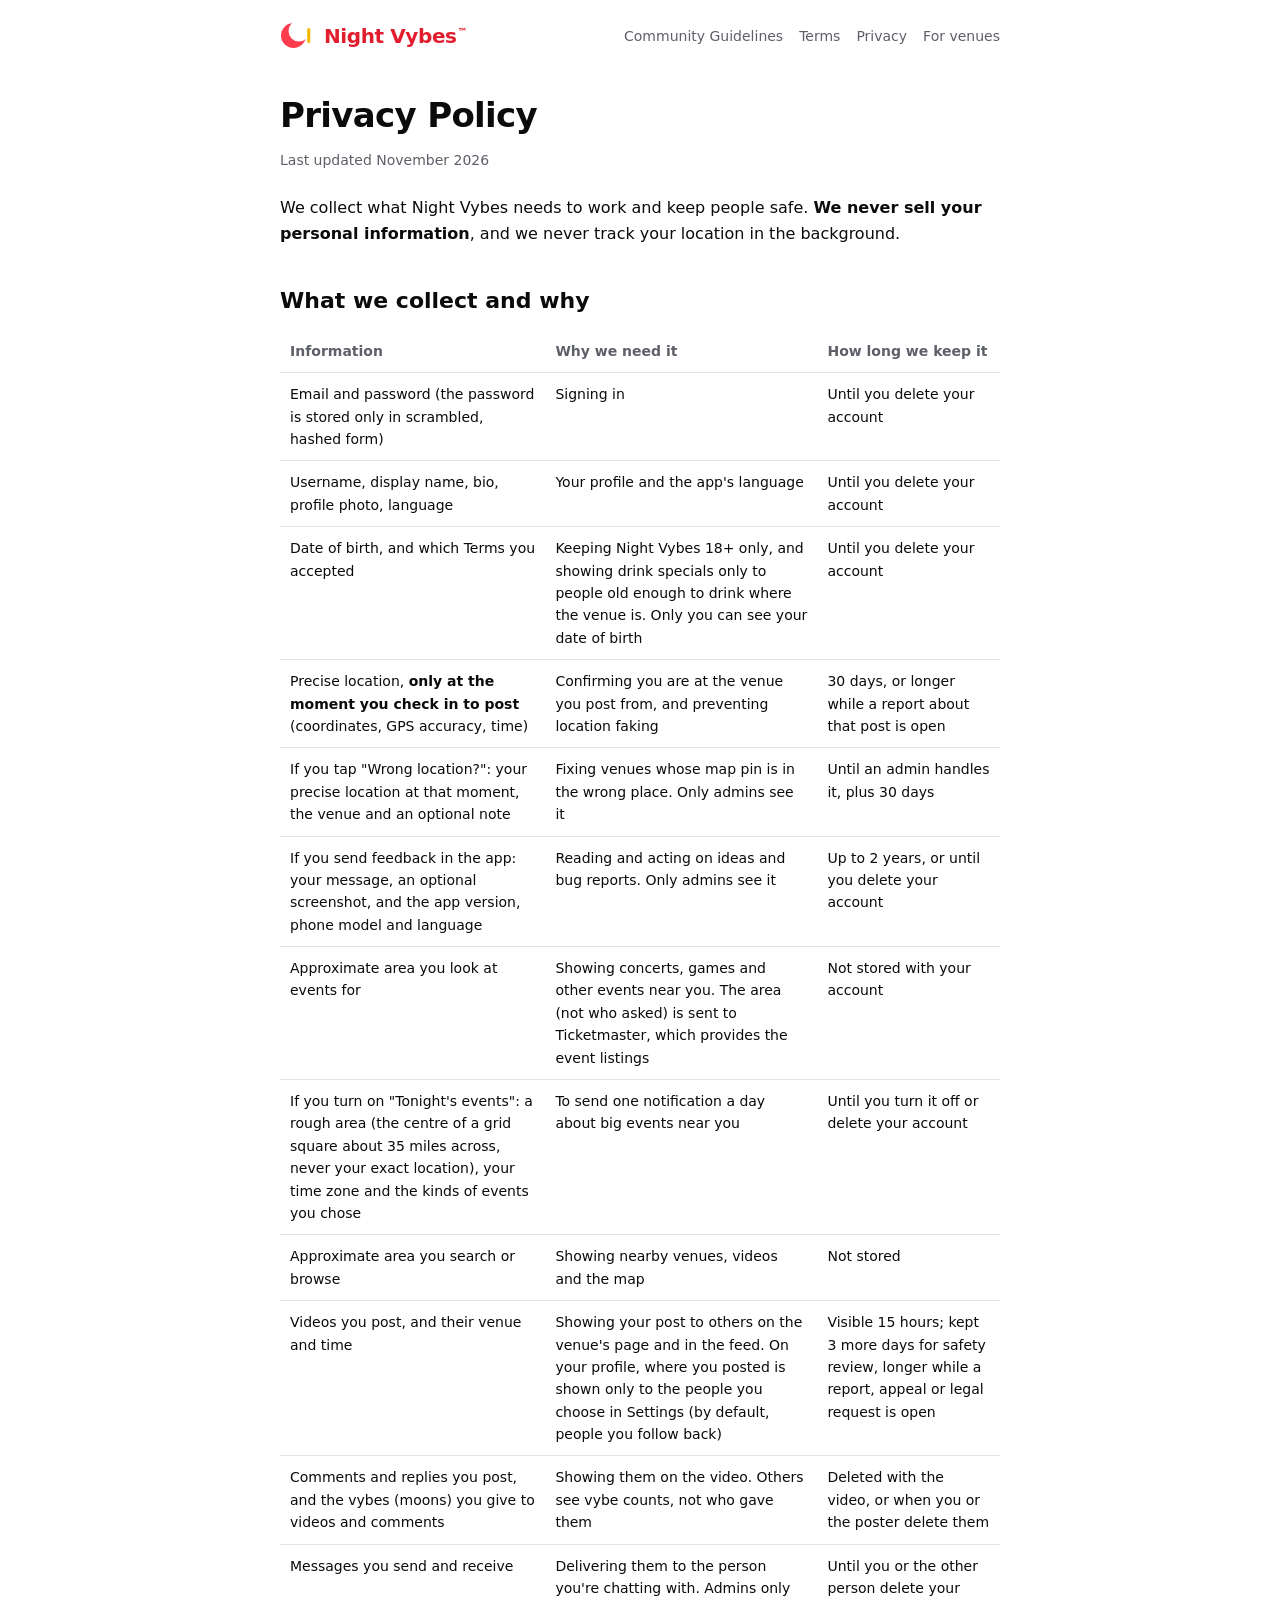
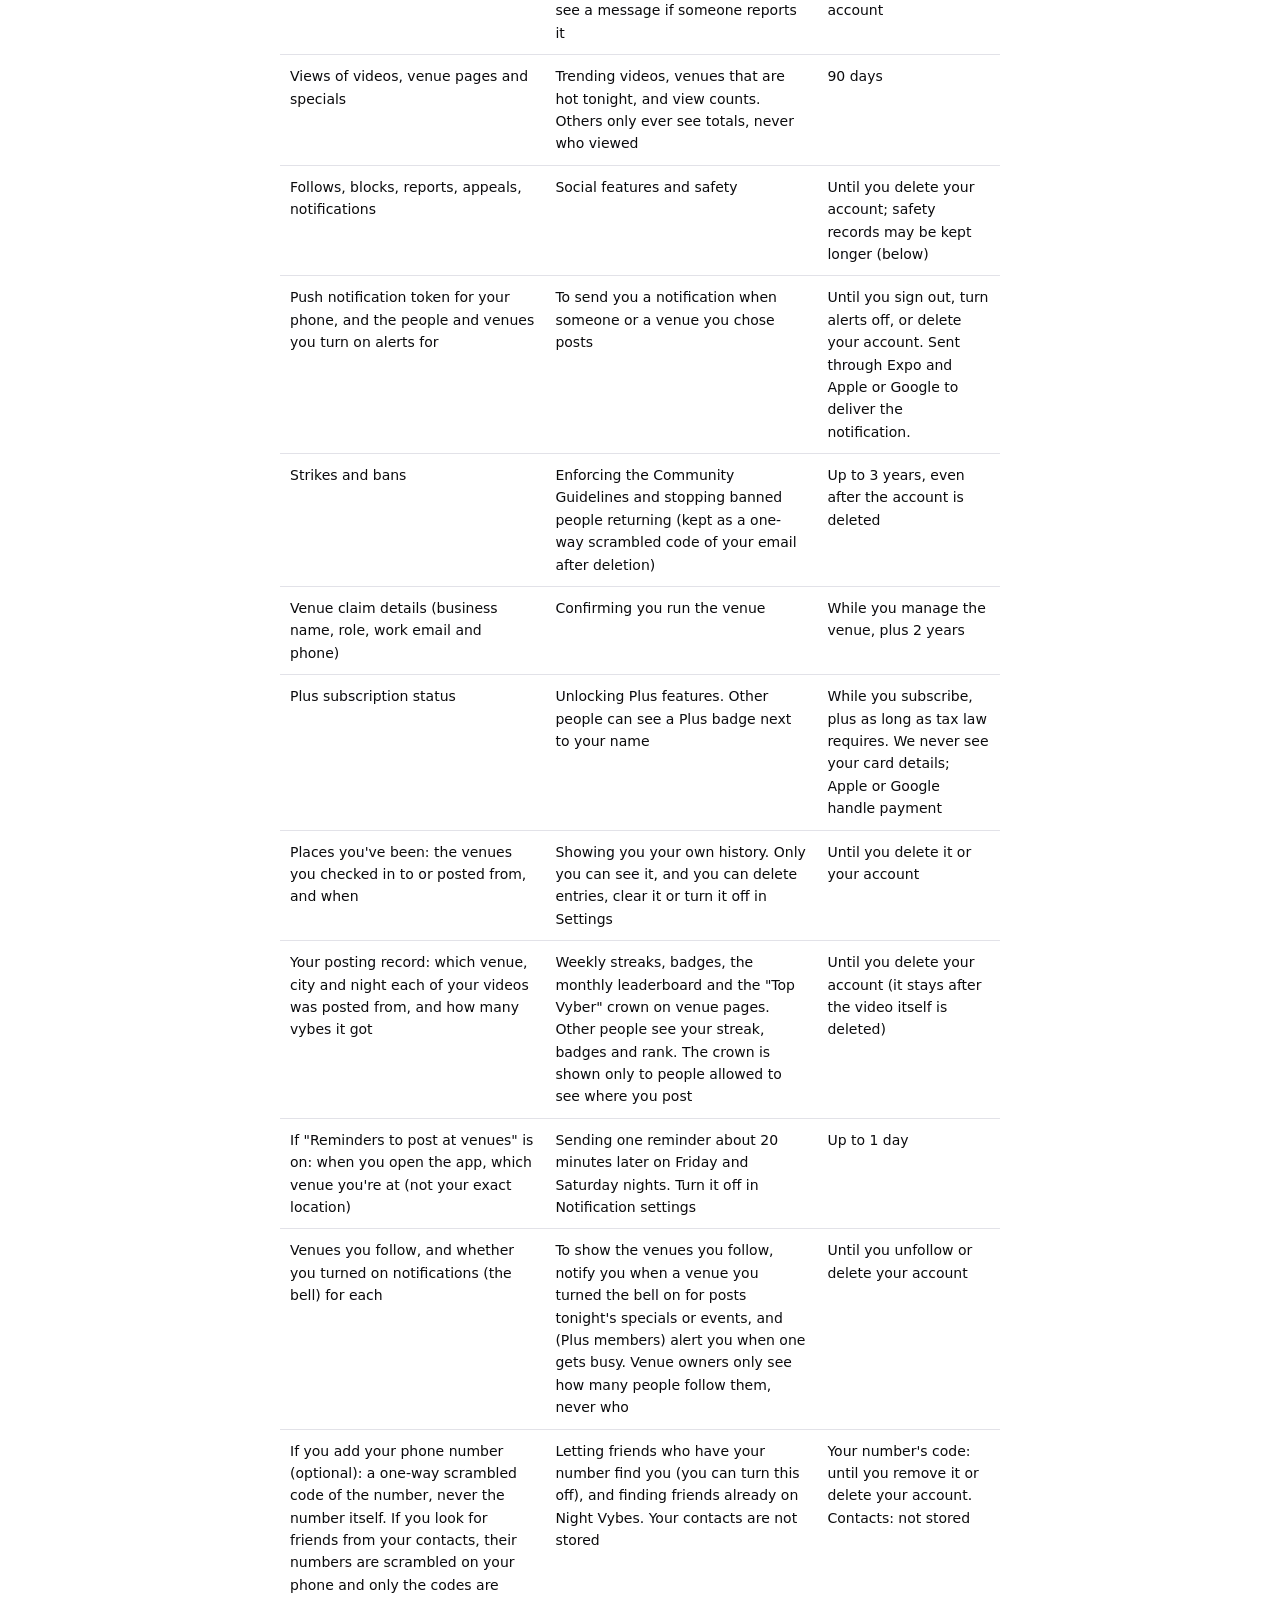
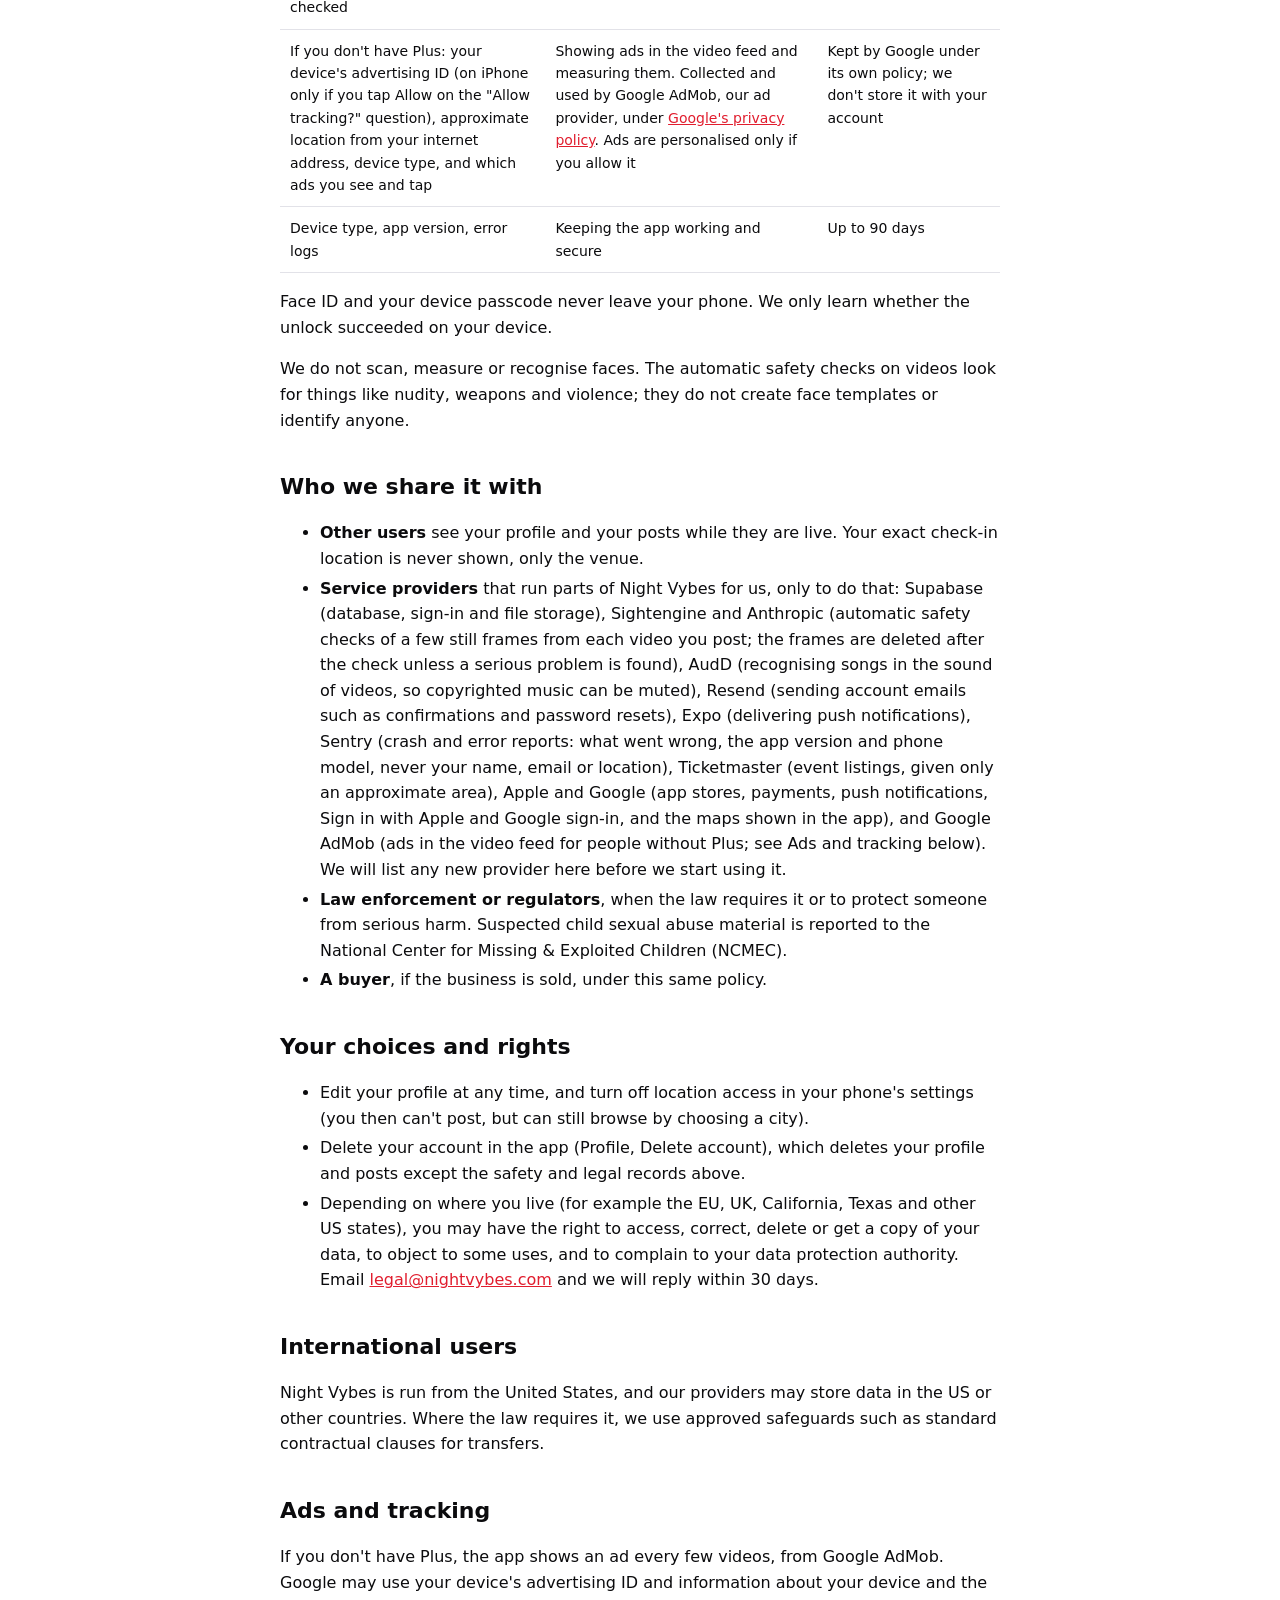
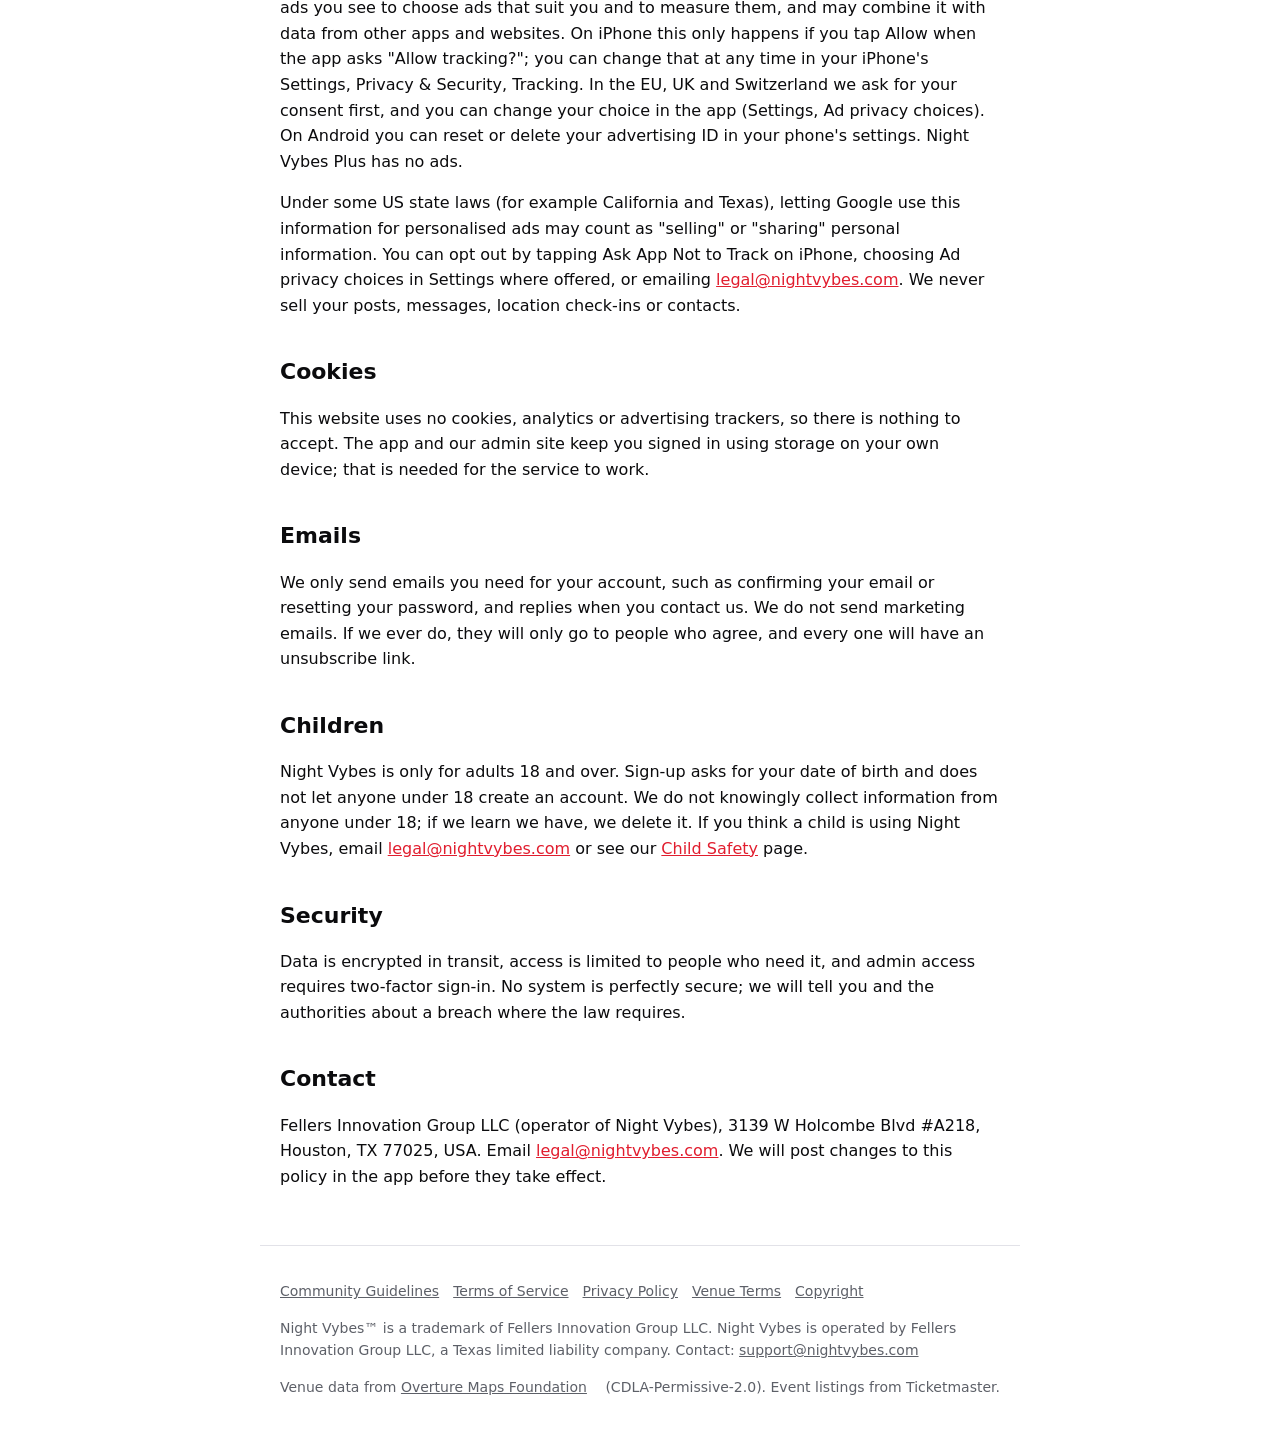
<file: privacy/index.html>
<!doctype html>
<html lang="en">
<head>
<meta charset="utf-8">
<meta name="viewport" content="width=device-width, initial-scale=1">
<title>Privacy Policy | Night Vybes</title>
<meta name="description" content="What Night Vybes collects, why, and how long it is kept.">
<link rel="stylesheet" href="/style.css">
<link rel="icon" type="image/png" href="/favicon.png">
<link rel="apple-touch-icon" href="/apple-touch-icon.png">
<meta name="theme-color" content="#0B0B0D">
</head>
<body>
<header><a class="brand" href="/"><span class="brand-mark"><svg aria-hidden="true" xmlns="http://www.w3.org/2000/svg" viewBox="15 23 72 54" width="36" height="27"><defs><mask id="nvm"><rect x="-100" y="-100" width="300" height="300" fill="white"/><circle cx="53" cy="41" r="21" fill="black"/></mask></defs>
<circle cx="42" cy="50" r="25" fill="#FF3B4E" mask="url(#nvm)"/>
<rect x="60" y="43" width="6" height="14" rx="3" fill="#FFFFFF"/>
<rect x="69.5" y="35" width="6" height="30" rx="3" fill="#F5B700"/>
<rect x="79" y="40" width="6" height="20" rx="3" fill="#FFFFFF"/></svg></span>Night Vybes<sup class="tm">&trade;</sup></a><nav><a href="/guidelines">Community Guidelines</a><a href="/terms">Terms</a><a href="/privacy">Privacy</a><a href="/venues">For venues</a></nav></header>
<main>
<h1>Privacy Policy</h1><p class="updated">Last updated November 2026</p>
<p>We collect what Night Vybes needs to work and keep people safe. <strong>We never sell your personal information</strong>, and we never track your location in the background.</p>
<h2>What we collect and why</h2>
<table><thead><tr><th>Information</th><th>Why we need it</th><th>How long we keep it</th></tr></thead><tbody><tr><td>Email and password (the password is stored only in scrambled, hashed form)</td><td>Signing in</td><td>Until you delete your account</td></tr><tr><td>Username, display name, bio, profile photo, language</td><td>Your profile and the app's language</td><td>Until you delete your account</td></tr><tr><td>Date of birth, and which Terms you accepted</td><td>Keeping Night Vybes 18+ only, and showing drink specials only to people old enough to drink where the venue is. Only you can see your date of birth</td><td>Until you delete your account</td></tr><tr><td>Precise location, <strong>only at the moment you check in to post</strong> (coordinates, GPS accuracy, time)</td><td>Confirming you are at the venue you post from, and preventing location faking</td><td>30 days, or longer while a report about that post is open</td></tr><tr><td>If you tap "Wrong location?": your precise location at that moment, the venue and an optional note</td><td>Fixing venues whose map pin is in the wrong place. Only admins see it</td><td>Until an admin handles it, plus 30 days</td></tr><tr><td>If you send feedback in the app: your message, an optional screenshot, and the app version, phone model and language</td><td>Reading and acting on ideas and bug reports. Only admins see it</td><td>Up to 2 years, or until you delete your account</td></tr><tr><td>Approximate area you look at events for</td><td>Showing concerts, games and other events near you. The area (not who asked) is sent to Ticketmaster, which provides the event listings</td><td>Not stored with your account</td></tr><tr><td>If you turn on "Tonight's events": a rough area (the centre of a grid square about 35 miles across, never your exact location), your time zone and the kinds of events you chose</td><td>To send one notification a day about big events near you</td><td>Until you turn it off or delete your account</td></tr><tr><td>Approximate area you search or browse</td><td>Showing nearby venues, videos and the map</td><td>Not stored</td></tr><tr><td>Videos you post, and their venue and time</td><td>Showing your post to others on the venue's page and in the feed. On your profile, where you posted is shown only to the people you choose in Settings (by default, people you follow back)</td><td>Visible 15 hours; kept 3 more days for safety review, longer while a report, appeal or legal request is open</td></tr><tr><td>Comments and replies you post, and the vybes (moons) you give to videos and comments</td><td>Showing them on the video. Others see vybe counts, not who gave them</td><td>Deleted with the video, or when you or the poster delete them</td></tr><tr><td>Messages you send and receive</td><td>Delivering them to the person you're chatting with. Admins only see a message if someone reports it</td><td>Until you or the other person delete your account</td></tr><tr><td>Views of videos, venue pages and specials</td><td>Trending videos, venues that are hot tonight, and view counts. Others only ever see totals, never who viewed</td><td>90 days</td></tr><tr><td>Follows, blocks, reports, appeals, notifications</td><td>Social features and safety</td><td>Until you delete your account; safety records may be kept longer (below)</td></tr><tr><td>Push notification token for your phone, and the people and venues you turn on alerts for</td><td>To send you a notification when someone or a venue you chose posts</td><td>Until you sign out, turn alerts off, or delete your account. Sent through Expo and Apple or Google to deliver the notification.</td></tr><tr><td>Strikes and bans</td><td>Enforcing the Community Guidelines and stopping banned people returning (kept as a one-way scrambled code of your email after deletion)</td><td>Up to 3 years, even after the account is deleted</td></tr><tr><td>Venue claim details (business name, role, work email and phone)</td><td>Confirming you run the venue</td><td>While you manage the venue, plus 2 years</td></tr><tr><td>Plus subscription status</td><td>Unlocking Plus features. Other people can see a Plus badge next to your name</td><td>While you subscribe, plus as long as tax law requires. We never see your card details; Apple or Google handle payment</td></tr><tr><td>Places you've been: the venues you checked in to or posted from, and when</td><td>Showing you your own history. Only you can see it, and you can delete entries, clear it or turn it off in Settings</td><td>Until you delete it or your account</td></tr><tr><td>Your posting record: which venue, city and night each of your videos was posted from, and how many vybes it got</td><td>Weekly streaks, badges, the monthly leaderboard and the "Top Vyber" crown on venue pages. Other people see your streak, badges and rank. The crown is shown only to people allowed to see where you post</td><td>Until you delete your account (it stays after the video itself is deleted)</td></tr><tr><td>If "Reminders to post at venues" is on: when you open the app, which venue you're at (not your exact location)</td><td>Sending one reminder about 20 minutes later on Friday and Saturday nights. Turn it off in Notification settings</td><td>Up to 1 day</td></tr><tr><td>Venues you follow, and whether you turned on notifications (the bell) for each</td><td>To show the venues you follow, notify you when a venue you turned the bell on for posts tonight's specials or events, and (Plus members) alert you when one gets busy. Venue owners only see how many people follow them, never who</td><td>Until you unfollow or delete your account</td></tr><tr><td>If you add your phone number (optional): a one-way scrambled code of the number, never the number itself. If you look for friends from your contacts, their numbers are scrambled on your phone and only the codes are checked</td><td>Letting friends who have your number find you (you can turn this off), and finding friends already on Night Vybes. Your contacts are not stored</td><td>Your number's code: until you remove it or delete your account. Contacts: not stored</td></tr><tr><td>If you don't have Plus: your device's advertising ID (on iPhone only if you tap Allow on the "Allow tracking?" question), approximate location from your internet address, device type, and which ads you see and tap</td><td>Showing ads in the video feed and measuring them. Collected and used by Google AdMob, our ad provider, under <a href="https://policies.google.com/privacy">Google's privacy policy</a>. Ads are personalised only if you allow it</td><td>Kept by Google under its own policy; we don't store it with your account</td></tr><tr><td>Device type, app version, error logs</td><td>Keeping the app working and secure</td><td>Up to 90 days</td></tr></tbody></table>
<p>Face ID and your device passcode never leave your phone. We only learn whether the unlock succeeded on your device.</p><p>We do not scan, measure or recognise faces. The automatic safety checks on videos look for things like nudity, weapons and violence; they do not create face templates or identify anyone.</p>
<h2>Who we share it with</h2>
<ul><li><strong>Other users</strong> see your profile and your posts while they are live. Your exact check-in location is never shown, only the venue.</li><li><strong>Service providers</strong> that run parts of Night Vybes for us, only to do that: Supabase (database, sign-in and file storage), Sightengine and Anthropic (automatic safety checks of a few still frames from each video you post; the frames are deleted after the check unless a serious problem is found), AudD (recognising songs in the sound of videos, so copyrighted music can be muted), Resend (sending account emails such as confirmations and password resets), Expo (delivering push notifications), Sentry (crash and error reports: what went wrong, the app version and phone model, never your name, email or location), Ticketmaster (event listings, given only an approximate area), Apple and Google (app stores, payments, push notifications, Sign in with Apple and Google sign-in, and the maps shown in the app), and Google AdMob (ads in the video feed for people without Plus; see Ads and tracking below). We will list any new provider here before we start using it.</li><li><strong>Law enforcement or regulators</strong>, when the law requires it or to protect someone from serious harm. Suspected child sexual abuse material is reported to the National Center for Missing &amp; Exploited Children (NCMEC).</li><li><strong>A buyer</strong>, if the business is sold, under this same policy.</li></ul>
<h2>Your choices and rights</h2>
<ul><li>Edit your profile at any time, and turn off location access in your phone's settings (you then can't post, but can still browse by choosing a city).</li><li>Delete your account in the app (Profile, Delete account), which deletes your profile and posts except the safety and legal records above.</li><li>Depending on where you live (for example the EU, UK, California, Texas and other US states), you may have the right to access, correct, delete or get a copy of your data, to object to some uses, and to complain to your data protection authority. Email <a href="mailto:legal@nightvybes.com">legal@nightvybes.com</a> and we will reply within 30 days.</li></ul>
<h2>International users</h2>
<p>Night Vybes is run from the United States, and our providers may store data in the US or other countries. Where the law requires it, we use approved safeguards such as standard contractual clauses for transfers.</p>
<h2>Ads and tracking</h2>
<p>If you don't have Plus, the app shows an ad every few videos, from Google AdMob. Google may use your device's advertising ID and information about your device and the ads you see to choose ads that suit you and to measure them, and may combine it with data from other apps and websites. On iPhone this only happens if you tap Allow when the app asks "Allow tracking?"; you can change that at any time in your iPhone's Settings, Privacy &amp; Security, Tracking. In the EU, UK and Switzerland we ask for your consent first, and you can change your choice in the app (Settings, Ad privacy choices). On Android you can reset or delete your advertising ID in your phone's settings. Night Vybes Plus has no ads.</p>
<p>Under some US state laws (for example California and Texas), letting Google use this information for personalised ads may count as "selling" or "sharing" personal information. You can opt out by tapping Ask App Not to Track on iPhone, choosing Ad privacy choices in Settings where offered, or emailing <a href="mailto:legal@nightvybes.com">legal@nightvybes.com</a>. We never sell your posts, messages, location check-ins or contacts.</p>
<h2>Cookies</h2>
<p>This website uses no cookies, analytics or advertising trackers, so there is nothing to accept. The app and our admin site keep you signed in using storage on your own device; that is needed for the service to work.</p>
<h2>Emails</h2>
<p>We only send emails you need for your account, such as confirming your email or resetting your password, and replies when you contact us. We do not send marketing emails. If we ever do, they will only go to people who agree, and every one will have an unsubscribe link.</p>
<h2>Children</h2>
<p>Night Vybes is only for adults 18 and over. Sign-up asks for your date of birth and does not let anyone under 18 create an account. We do not knowingly collect information from anyone under 18; if we learn we have, we delete it. If you think a child is using Night Vybes, email <a href="mailto:legal@nightvybes.com">legal@nightvybes.com</a> or see our <a href="/child-safety">Child Safety</a> page.</p>
<h2>Security</h2>
<p>Data is encrypted in transit, access is limited to people who need it, and admin access requires two-factor sign-in. No system is perfectly secure; we will tell you and the authorities about a breach where the law requires.</p>
<h2>Contact</h2>
<p>Fellers Innovation Group LLC (operator of Night Vybes), 3139 W Holcombe Blvd #A218, Houston, TX 77025, USA. Email <a href="mailto:legal@nightvybes.com">legal@nightvybes.com</a>. We will post changes to this policy in the app before they take effect.</p>
</main>
<footer><p><a href="/guidelines">Community Guidelines</a><a href="/terms">Terms of Service</a><a href="/privacy">Privacy Policy</a><a href="/venues">Venue Terms</a><a href="/copyright">Copyright</a></p><p>Night Vybes&trade; is a trademark of Fellers Innovation Group LLC. Night Vybes is operated by Fellers Innovation Group LLC, a Texas limited liability company. Contact: <a href="mailto:support@nightvybes.com">support@nightvybes.com</a></p><p>Venue data from <a href="https://overturemaps.org">Overture Maps Foundation</a> (CDLA-Permissive-2.0). Event listings from Ticketmaster.</p></footer>
</body>
</html>
</file>
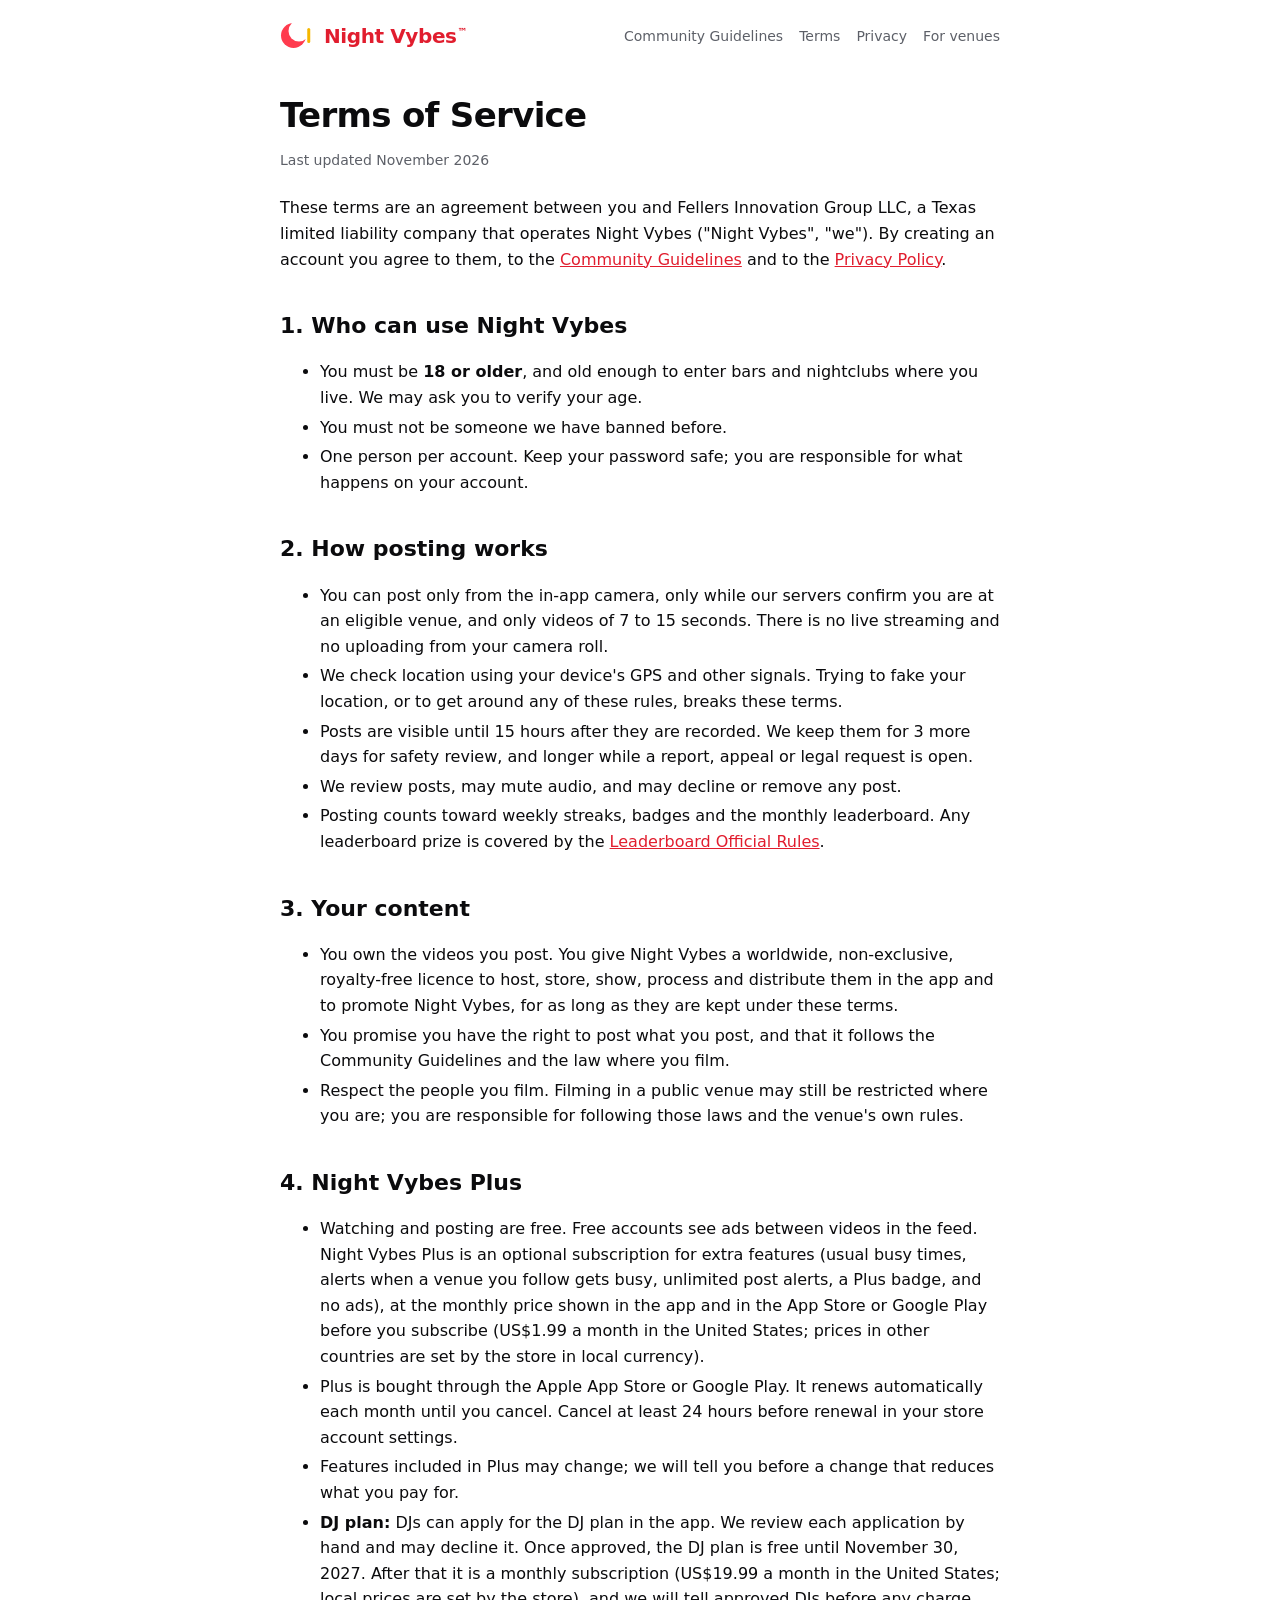
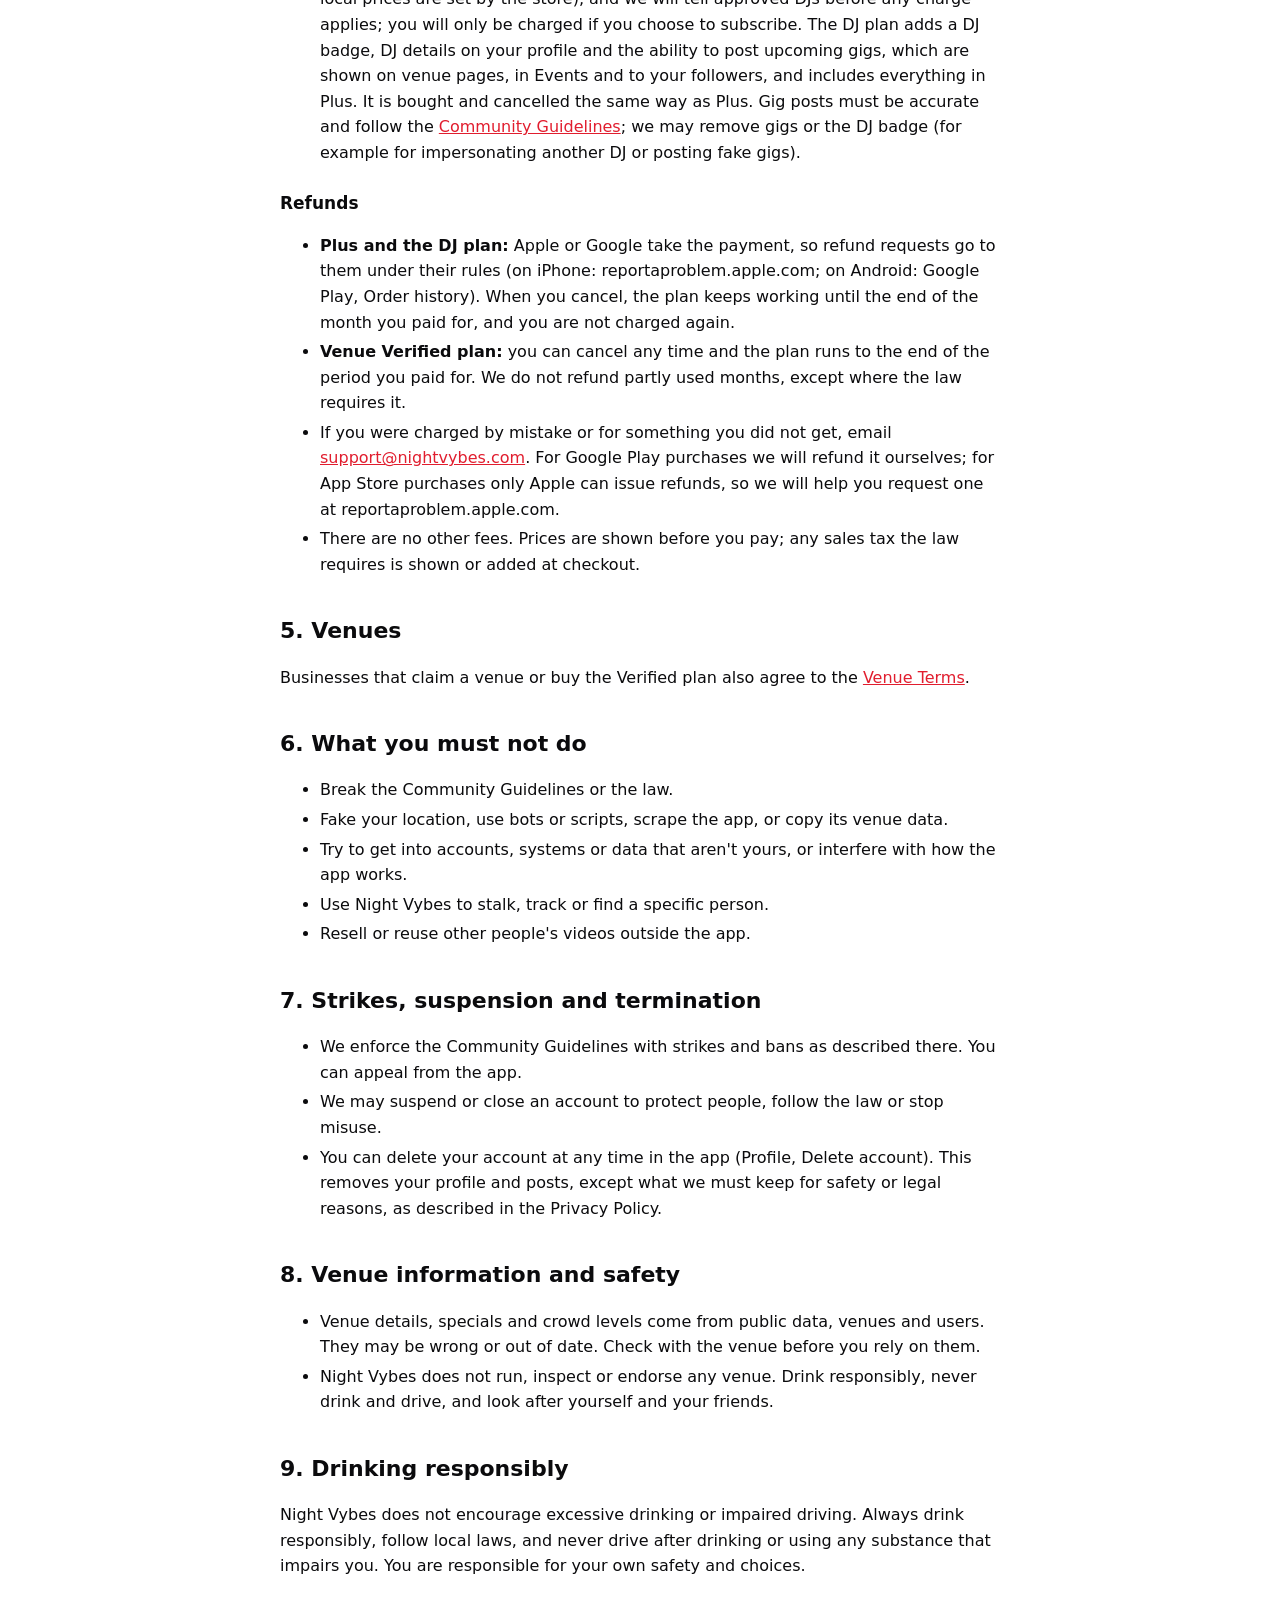
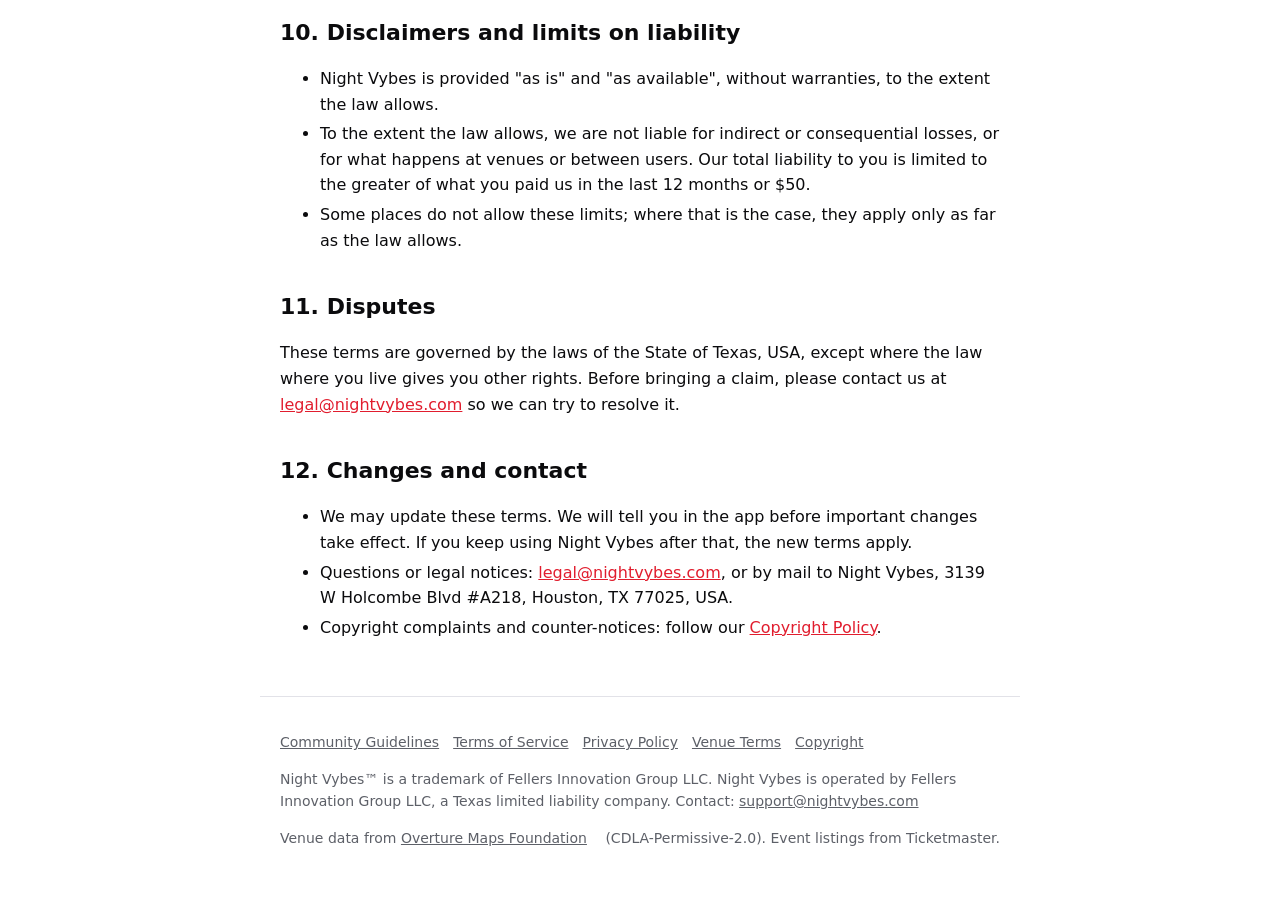
<file: terms/index.html>
<!doctype html>
<html lang="en">
<head>
<meta charset="utf-8">
<meta name="viewport" content="width=device-width, initial-scale=1">
<title>Terms of Service | Night Vybes</title>
<meta name="description" content="The terms for using Night Vybes.">
<link rel="stylesheet" href="/style.css">
<link rel="icon" type="image/png" href="/favicon.png">
<link rel="apple-touch-icon" href="/apple-touch-icon.png">
<meta name="theme-color" content="#0B0B0D">
</head>
<body>
<header><a class="brand" href="/"><span class="brand-mark"><svg aria-hidden="true" xmlns="http://www.w3.org/2000/svg" viewBox="15 23 72 54" width="36" height="27"><defs><mask id="nvm"><rect x="-100" y="-100" width="300" height="300" fill="white"/><circle cx="53" cy="41" r="21" fill="black"/></mask></defs>
<circle cx="42" cy="50" r="25" fill="#FF3B4E" mask="url(#nvm)"/>
<rect x="60" y="43" width="6" height="14" rx="3" fill="#FFFFFF"/>
<rect x="69.5" y="35" width="6" height="30" rx="3" fill="#F5B700"/>
<rect x="79" y="40" width="6" height="20" rx="3" fill="#FFFFFF"/></svg></span>Night Vybes<sup class="tm">&trade;</sup></a><nav><a href="/guidelines">Community Guidelines</a><a href="/terms">Terms</a><a href="/privacy">Privacy</a><a href="/venues">For venues</a></nav></header>
<main>
<h1>Terms of Service</h1><p class="updated">Last updated November 2026</p>
<p>These terms are an agreement between you and Fellers Innovation Group LLC, a Texas limited liability company that operates Night Vybes ("Night Vybes", "we"). By creating an account you agree to them, to the <a href="/guidelines">Community Guidelines</a> and to the <a href="/privacy">Privacy Policy</a>.</p>
<h2>1. Who can use Night Vybes</h2>
<ul><li>You must be <strong>18 or older</strong>, and old enough to enter bars and nightclubs where you live. We may ask you to verify your age.</li><li>You must not be someone we have banned before.</li><li>One person per account. Keep your password safe; you are responsible for what happens on your account.</li></ul>
<h2>2. How posting works</h2>
<ul><li>You can post only from the in-app camera, only while our servers confirm you are at an eligible venue, and only videos of 7 to 15 seconds. There is no live streaming and no uploading from your camera roll.</li><li>We check location using your device's GPS and other signals. Trying to fake your location, or to get around any of these rules, breaks these terms.</li><li>Posts are visible until 15 hours after they are recorded. We keep them for 3 more days for safety review, and longer while a report, appeal or legal request is open.</li><li>We review posts, may mute audio, and may decline or remove any post.</li><li>Posting counts toward weekly streaks, badges and the monthly leaderboard. Any leaderboard prize is covered by the <a href="/leaderboard-rules">Leaderboard Official Rules</a>.</li></ul>
<h2>3. Your content</h2>
<ul><li>You own the videos you post. You give Night Vybes a worldwide, non-exclusive, royalty-free licence to host, store, show, process and distribute them in the app and to promote Night Vybes, for as long as they are kept under these terms.</li><li>You promise you have the right to post what you post, and that it follows the Community Guidelines and the law where you film.</li><li>Respect the people you film. Filming in a public venue may still be restricted where you are; you are responsible for following those laws and the venue's own rules.</li></ul>
<h2>4. Night Vybes Plus</h2>
<ul><li>Watching and posting are free. Free accounts see ads between videos in the feed. Night Vybes Plus is an optional subscription for extra features (usual busy times, alerts when a venue you follow gets busy, unlimited post alerts, a Plus badge, and no ads), at the monthly price shown in the app and in the App Store or Google Play before you subscribe (US$1.99 a month in the United States; prices in other countries are set by the store in local currency).</li><li>Plus is bought through the Apple App Store or Google Play. It renews automatically each month until you cancel. Cancel at least 24 hours before renewal in your store account settings.</li><li>Features included in Plus may change; we will tell you before a change that reduces what you pay for.</li><li><strong>DJ plan:</strong> DJs can apply for the DJ plan in the app. We review each application by hand and may decline it. Once approved, the DJ plan is free until November 30, 2027. After that it is a monthly subscription (US$19.99 a month in the United States; local prices are set by the store), and we will tell approved DJs before any charge applies; you will only be charged if you choose to subscribe. The DJ plan adds a DJ badge, DJ details on your profile and the ability to post upcoming gigs, which are shown on venue pages, in Events and to your followers, and includes everything in Plus. It is bought and cancelled the same way as Plus. Gig posts must be accurate and follow the <a href="/guidelines">Community Guidelines</a>; we may remove gigs or the DJ badge (for example for impersonating another DJ or posting fake gigs).</li></ul>
<h3>Refunds</h3>
<ul><li><strong>Plus and the DJ plan:</strong> Apple or Google take the payment, so refund requests go to them under their rules (on iPhone: reportaproblem.apple.com; on Android: Google Play, Order history). When you cancel, the plan keeps working until the end of the month you paid for, and you are not charged again.</li><li><strong>Venue Verified plan:</strong> you can cancel any time and the plan runs to the end of the period you paid for. We do not refund partly used months, except where the law requires it.</li><li>If you were charged by mistake or for something you did not get, email <a href="mailto:support@nightvybes.com">support@nightvybes.com</a>. For Google Play purchases we will refund it ourselves; for App Store purchases only Apple can issue refunds, so we will help you request one at reportaproblem.apple.com.</li><li>There are no other fees. Prices are shown before you pay; any sales tax the law requires is shown or added at checkout.</li></ul>
<h2>5. Venues</h2>
<p>Businesses that claim a venue or buy the Verified plan also agree to the <a href="/venues">Venue Terms</a>.</p>
<h2>6. What you must not do</h2>
<ul><li>Break the Community Guidelines or the law.</li><li>Fake your location, use bots or scripts, scrape the app, or copy its venue data.</li><li>Try to get into accounts, systems or data that aren't yours, or interfere with how the app works.</li><li>Use Night Vybes to stalk, track or find a specific person.</li><li>Resell or reuse other people's videos outside the app.</li></ul>
<h2>7. Strikes, suspension and termination</h2>
<ul><li>We enforce the Community Guidelines with strikes and bans as described there. You can appeal from the app.</li><li>We may suspend or close an account to protect people, follow the law or stop misuse.</li><li>You can delete your account at any time in the app (Profile, Delete account). This removes your profile and posts, except what we must keep for safety or legal reasons, as described in the Privacy Policy.</li></ul>
<h2>8. Venue information and safety</h2>
<ul><li>Venue details, specials and crowd levels come from public data, venues and users. They may be wrong or out of date. Check with the venue before you rely on them.</li><li>Night Vybes does not run, inspect or endorse any venue. Drink responsibly, never drink and drive, and look after yourself and your friends.</li></ul>
<h2>9. Drinking responsibly</h2>
<p>Night Vybes does not encourage excessive drinking or impaired driving. Always drink responsibly, follow local laws, and never drive after drinking or using any substance that impairs you. You are responsible for your own safety and choices.</p>
<h2>10. Disclaimers and limits on liability</h2>
<ul><li>Night Vybes is provided "as is" and "as available", without warranties, to the extent the law allows.</li><li>To the extent the law allows, we are not liable for indirect or consequential losses, or for what happens at venues or between users. Our total liability to you is limited to the greater of what you paid us in the last 12 months or $50.</li><li>Some places do not allow these limits; where that is the case, they apply only as far as the law allows.</li></ul>
<h2>11. Disputes</h2>
<p>These terms are governed by the laws of the State of Texas, USA, except where the law where you live gives you other rights. Before bringing a claim, please contact us at <a href="mailto:legal@nightvybes.com">legal@nightvybes.com</a> so we can try to resolve it.</p>
<h2>12. Changes and contact</h2>
<ul><li>We may update these terms. We will tell you in the app before important changes take effect. If you keep using Night Vybes after that, the new terms apply.</li><li>Questions or legal notices: <a href="mailto:legal@nightvybes.com">legal@nightvybes.com</a>, or by mail to Night Vybes, 3139 W Holcombe Blvd #A218, Houston, TX 77025, USA.</li><li>Copyright complaints and counter-notices: follow our <a href="/copyright">Copyright Policy</a>.</li></ul>
</main>
<footer><p><a href="/guidelines">Community Guidelines</a><a href="/terms">Terms of Service</a><a href="/privacy">Privacy Policy</a><a href="/venues">Venue Terms</a><a href="/copyright">Copyright</a></p><p>Night Vybes&trade; is a trademark of Fellers Innovation Group LLC. Night Vybes is operated by Fellers Innovation Group LLC, a Texas limited liability company. Contact: <a href="mailto:support@nightvybes.com">support@nightvybes.com</a></p><p>Venue data from <a href="https://overturemaps.org">Overture Maps Foundation</a> (CDLA-Permissive-2.0). Event listings from Ticketmaster.</p></footer>
</body>
</html>
</file>
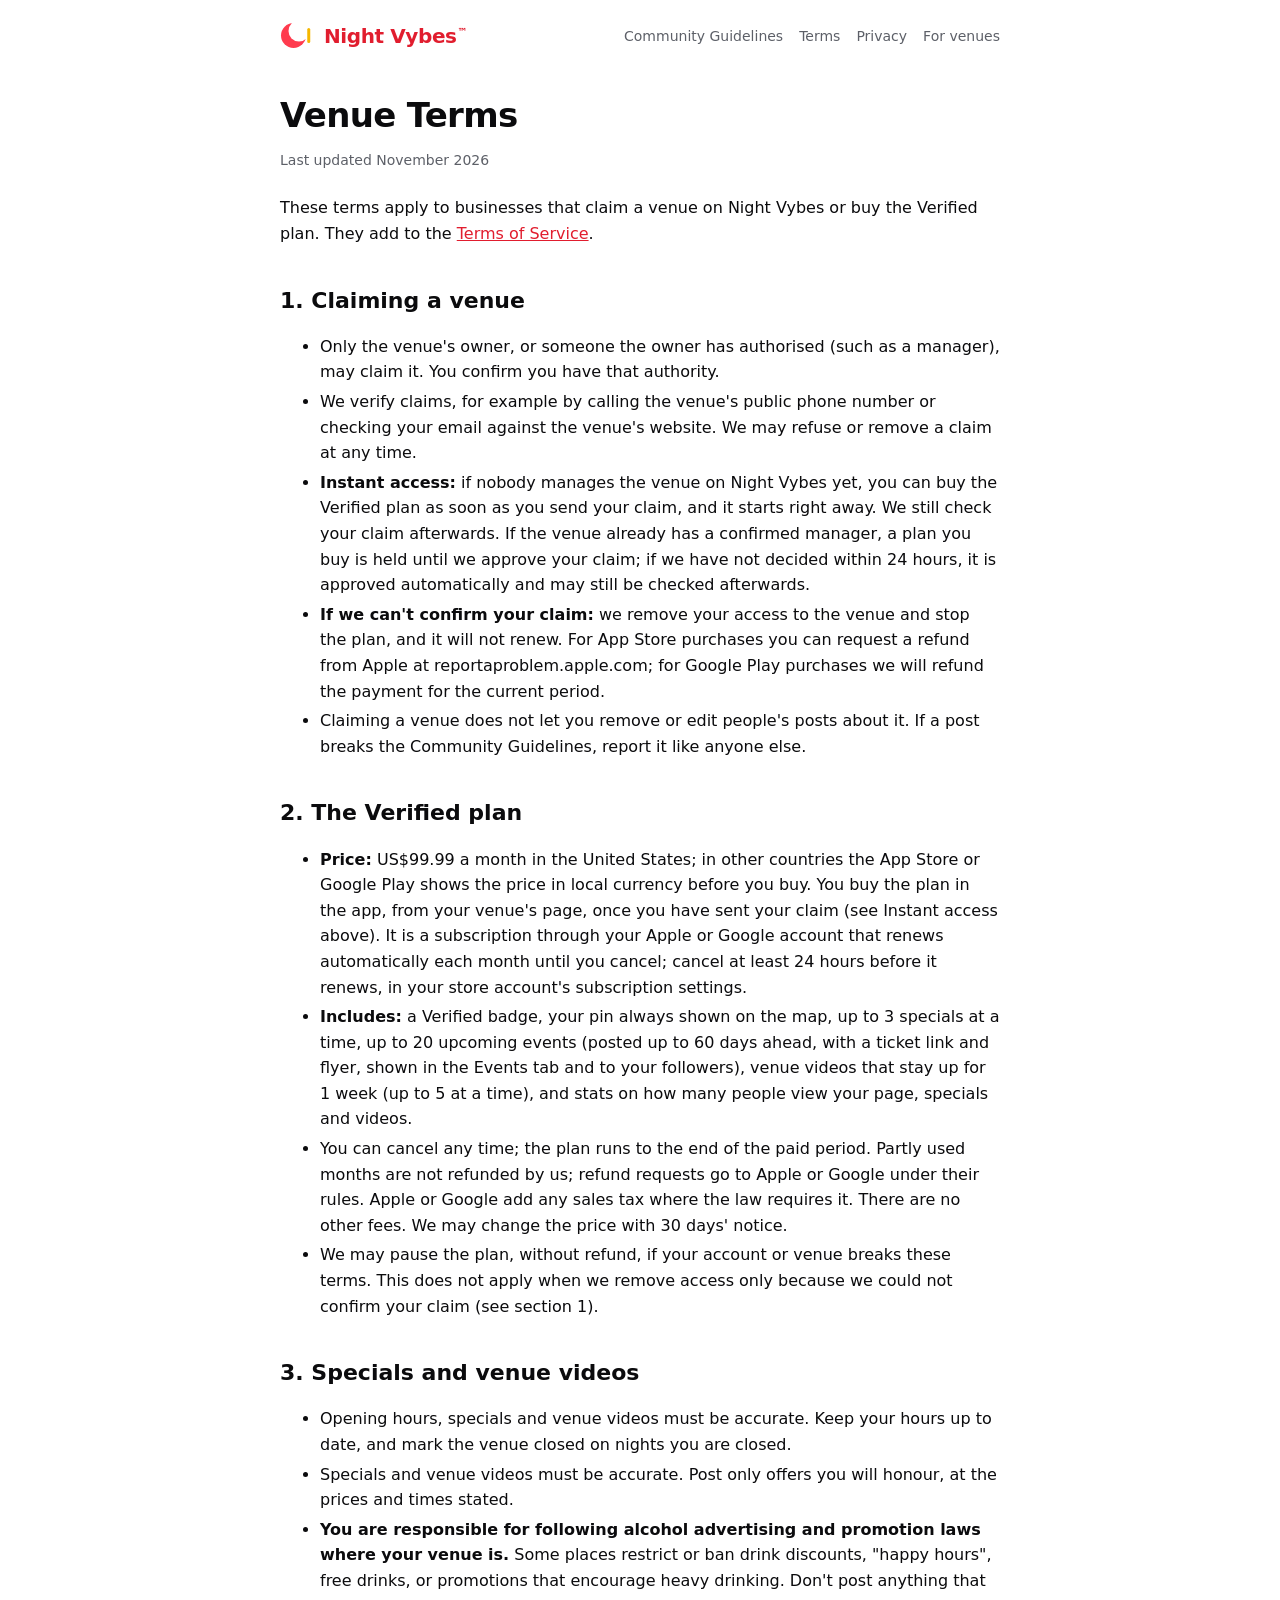
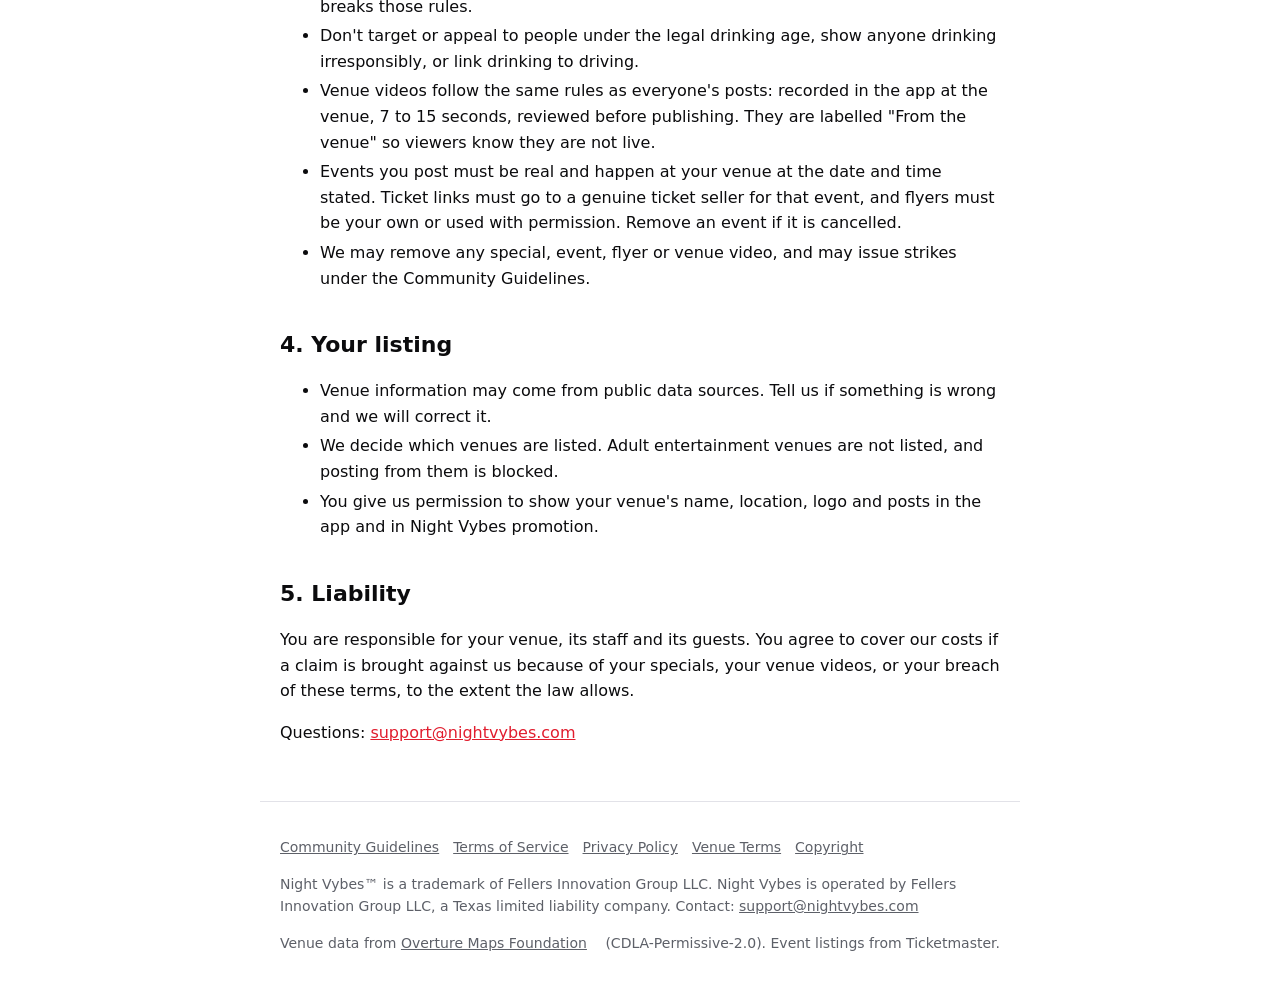
<file: venues/index.html>
<!doctype html>
<html lang="en">
<head>
<meta charset="utf-8">
<meta name="viewport" content="width=device-width, initial-scale=1">
<title>Venue Terms | Night Vybes</title>
<meta name="description" content="Terms for bars and clubs that claim their venue or buy the Verified plan.">
<link rel="stylesheet" href="/style.css">
<link rel="icon" type="image/png" href="/favicon.png">
<link rel="apple-touch-icon" href="/apple-touch-icon.png">
<meta name="theme-color" content="#0B0B0D">
</head>
<body>
<header><a class="brand" href="/"><span class="brand-mark"><svg aria-hidden="true" xmlns="http://www.w3.org/2000/svg" viewBox="15 23 72 54" width="36" height="27"><defs><mask id="nvm"><rect x="-100" y="-100" width="300" height="300" fill="white"/><circle cx="53" cy="41" r="21" fill="black"/></mask></defs>
<circle cx="42" cy="50" r="25" fill="#FF3B4E" mask="url(#nvm)"/>
<rect x="60" y="43" width="6" height="14" rx="3" fill="#FFFFFF"/>
<rect x="69.5" y="35" width="6" height="30" rx="3" fill="#F5B700"/>
<rect x="79" y="40" width="6" height="20" rx="3" fill="#FFFFFF"/></svg></span>Night Vybes<sup class="tm">&trade;</sup></a><nav><a href="/guidelines">Community Guidelines</a><a href="/terms">Terms</a><a href="/privacy">Privacy</a><a href="/venues">For venues</a></nav></header>
<main>
<h1>Venue Terms</h1><p class="updated">Last updated November 2026</p>
<p>These terms apply to businesses that claim a venue on Night Vybes or buy the Verified plan. They add to the <a href="/terms">Terms of Service</a>.</p>
<h2>1. Claiming a venue</h2>
<ul><li>Only the venue's owner, or someone the owner has authorised (such as a manager), may claim it. You confirm you have that authority.</li><li>We verify claims, for example by calling the venue's public phone number or checking your email against the venue's website. We may refuse or remove a claim at any time.</li><li><strong>Instant access:</strong> if nobody manages the venue on Night Vybes yet, you can buy the Verified plan as soon as you send your claim, and it starts right away. We still check your claim afterwards. If the venue already has a confirmed manager, a plan you buy is held until we approve your claim; if we have not decided within 24 hours, it is approved automatically and may still be checked afterwards.</li><li><strong>If we can't confirm your claim:</strong> we remove your access to the venue and stop the plan, and it will not renew. For App Store purchases you can request a refund from Apple at reportaproblem.apple.com; for Google Play purchases we will refund the payment for the current period.</li><li>Claiming a venue does not let you remove or edit people's posts about it. If a post breaks the Community Guidelines, report it like anyone else.</li></ul>
<h2>2. The Verified plan</h2>
<ul><li><strong>Price:</strong> US$99.99 a month in the United States; in other countries the App Store or Google Play shows the price in local currency before you buy. You buy the plan in the app, from your venue's page, once you have sent your claim (see Instant access above). It is a subscription through your Apple or Google account that renews automatically each month until you cancel; cancel at least 24 hours before it renews, in your store account's subscription settings.</li><li><strong>Includes:</strong> a Verified badge, your pin always shown on the map, up to 3 specials at a time, up to 20 upcoming events (posted up to 60 days ahead, with a ticket link and flyer, shown in the Events tab and to your followers), venue videos that stay up for 1 week (up to 5 at a time), and stats on how many people view your page, specials and videos.</li><li>You can cancel any time; the plan runs to the end of the paid period. Partly used months are not refunded by us; refund requests go to Apple or Google under their rules. Apple or Google add any sales tax where the law requires it. There are no other fees. We may change the price with 30 days' notice.</li><li>We may pause the plan, without refund, if your account or venue breaks these terms. This does not apply when we remove access only because we could not confirm your claim (see section 1).</li></ul>
<h2>3. Specials and venue videos</h2>
<ul><li>Opening hours, specials and venue videos must be accurate. Keep your hours up to date, and mark the venue closed on nights you are closed.</li><li>Specials and venue videos must be accurate. Post only offers you will honour, at the prices and times stated.</li><li><strong>You are responsible for following alcohol advertising and promotion laws where your venue is.</strong> Some places restrict or ban drink discounts, "happy hours", free drinks, or promotions that encourage heavy drinking. Don't post anything that breaks those rules.</li><li>Don't target or appeal to people under the legal drinking age, show anyone drinking irresponsibly, or link drinking to driving.</li><li>Venue videos follow the same rules as everyone's posts: recorded in the app at the venue, 7 to 15 seconds, reviewed before publishing. They are labelled "From the venue" so viewers know they are not live.</li><li>Events you post must be real and happen at your venue at the date and time stated. Ticket links must go to a genuine ticket seller for that event, and flyers must be your own or used with permission. Remove an event if it is cancelled.</li><li>We may remove any special, event, flyer or venue video, and may issue strikes under the Community Guidelines.</li></ul>
<h2>4. Your listing</h2>
<ul><li>Venue information may come from public data sources. Tell us if something is wrong and we will correct it.</li><li>We decide which venues are listed. Adult entertainment venues are not listed, and posting from them is blocked.</li><li>You give us permission to show your venue's name, location, logo and posts in the app and in Night Vybes promotion.</li></ul>
<h2>5. Liability</h2>
<p>You are responsible for your venue, its staff and its guests. You agree to cover our costs if a claim is brought against us because of your specials, your venue videos, or your breach of these terms, to the extent the law allows.</p>
<p>Questions: <a href="mailto:support@nightvybes.com">support@nightvybes.com</a></p>
</main>
<footer><p><a href="/guidelines">Community Guidelines</a><a href="/terms">Terms of Service</a><a href="/privacy">Privacy Policy</a><a href="/venues">Venue Terms</a><a href="/copyright">Copyright</a></p><p>Night Vybes&trade; is a trademark of Fellers Innovation Group LLC. Night Vybes is operated by Fellers Innovation Group LLC, a Texas limited liability company. Contact: <a href="mailto:support@nightvybes.com">support@nightvybes.com</a></p><p>Venue data from <a href="https://overturemaps.org">Overture Maps Foundation</a> (CDLA-Permissive-2.0). Event listings from Ticketmaster.</p></footer>
</body>
</html>
</file>
<file: style.css>
:root {
  --bg: #ffffff;
  --panel: #f4f4f6;
  --text: #0b0b0d;
  --muted: #5d6068;
  --line: #e2e2e8;
  --red: #e11d2e;
  color-scheme: light dark;
  font-family: system-ui, -apple-system, 'Segoe UI', Roboto, sans-serif;
}
@media (prefers-color-scheme: dark) {
  :root { --bg: #0b0b0d; --panel: #17181b; --text: #f4f4f5; --muted: #a6a9b0; --line: #2c2f34; --red: #ff3b4e; }
}
* { box-sizing: border-box; }
body { margin: 0; background: var(--bg); color: var(--text); line-height: 1.6; }
a { color: var(--red); }
header, main, footer { max-width: 760px; margin: 0 auto; padding: 0 20px; }
header { display: flex; justify-content: space-between; align-items: center; padding-top: 20px; padding-bottom: 20px; flex-wrap: wrap; gap: 12px; }
.brand-mark { display: inline-flex; margin-right: 8px; vertical-align: -6px; }
.tm { font-size: 0.5em; font-weight: 600; margin-left: 1px; vertical-align: super; line-height: 0; }
.brand { font-weight: 800; font-size: 20px; color: var(--red); text-decoration: none; letter-spacing: -0.02em; }
nav { display: flex; gap: 16px; flex-wrap: wrap; font-size: 14px; }
nav a { color: var(--muted); text-decoration: none; }
nav a:hover { color: var(--text); }
h1 { font-size: 34px; line-height: 1.15; letter-spacing: -0.02em; margin: 24px 0 8px; }
h2 { font-size: 22px; margin: 36px 0 8px; }
h3 { font-size: 17px; margin: 24px 0 6px; }
.updated { color: var(--muted); font-size: 14px; margin-bottom: 24px; }
table { width: 100%; border-collapse: collapse; font-size: 14px; margin: 12px 0; display: block; overflow-x: auto; }
th, td { text-align: left; padding: 10px; border-bottom: 1px solid var(--line); vertical-align: top; }
th { color: var(--muted); font-weight: 600; }
li { margin: 4px 0; }
.hero { padding: 56px 0 24px; }
.hero h1 { font-size: 48px; }
.tagline { font-size: 22px; color: var(--muted); margin: 0 0 24px; }
.cards { display: grid; grid-template-columns: repeat(auto-fit, minmax(210px, 1fr)); gap: 14px; margin: 24px 0; }
.card { background: var(--panel); border: 1px solid var(--line); border-radius: 16px; padding: 18px; }
.card strong { display: block; margin-bottom: 4px; }
.pill { display: inline-block; background: var(--red); color: #fff; padding: 8px 16px; border-radius: 999px; font-weight: 600; }
footer { border-top: 1px solid var(--line); margin-top: 56px; padding-top: 20px; padding-bottom: 40px; color: var(--muted); font-size: 14px; }
footer a { color: var(--muted); margin-right: 14px; }
</file>
<file: admin/assets/index-BdqiYptD.css>
:root{--bg: #0b0b0d;--panel: #17181b;--line: #2e3135;--text: #f4f4f5;--muted: #a1a4aa;--red: #ff3b4e;color-scheme:dark;font-family:system-ui,-apple-system,Segoe UI,Roboto,sans-serif}*{box-sizing:border-box}body{margin:0;background:var(--bg);color:var(--text)}h1{font-size:24px;margin:0 0 12px}h2{font-size:18px;margin:0}h3{font-size:15px;margin:18px 0 8px}p{margin:6px 0;line-height:1.45}.center{text-align:center;margin-top:20vh;color:var(--muted)}.muted{color:var(--muted)}.error{color:var(--red)}.mono{font-family:ui-monospace,Consolas,monospace}.small{font-size:12px}.card{background:var(--panel);border:1px solid var(--line);border-radius:14px;padding:18px;margin-bottom:16px}.narrow{max-width:420px;margin:12vh auto;display:flex;flex-direction:column;gap:12px}label{display:flex;flex-direction:column;gap:6px;font-size:13px;color:var(--muted)}input,select,textarea{background:var(--bg);color:var(--text);border:1px solid var(--line);border-radius:10px;padding:9px 11px;font:inherit}textarea{min-height:80px}button{background:#26282c;color:var(--text);border:1px solid var(--line);border-radius:10px;padding:8px 12px;font:inherit;cursor:pointer}button:hover{border-color:var(--muted)}button:disabled{opacity:.4;cursor:default}button[type=submit]{background:var(--red);border-color:var(--red);color:#fff;font-weight:600}button.danger{border-color:var(--red);color:var(--red);background:transparent}button.link{background:none;border:none;color:var(--muted);text-decoration:underline}.qr{width:200px;height:200px;background:#fff;border-radius:8px;padding:8px;align-self:center}.shell header{display:flex;align-items:center;gap:16px;padding:12px 20px;border-bottom:1px solid var(--line);position:sticky;top:0;background:var(--bg);flex-wrap:wrap}.brand{color:var(--red)}nav{display:flex;gap:4px;flex:1;flex-wrap:wrap}.tab{background:none;border-color:transparent}.tab.active{background:var(--panel);border-color:var(--line)}main{padding:20px;max-width:1400px;margin:0 auto}.row{display:flex;gap:8px;align-items:center;flex-wrap:wrap;margin:8px 0}.between{justify-content:space-between}.split{display:grid;grid-template-columns:minmax(320px,1fr) minmax(360px,1.2fr);gap:16px;align-items:start}@media(max-width:900px){.split{grid-template-columns:1fr}}table{width:100%;border-collapse:collapse;margin-top:10px;font-size:14px}th,td{text-align:left;padding:8px;border-bottom:1px solid var(--line);vertical-align:top}th{color:var(--muted);font-weight:500}tr.clickable{cursor:pointer}tr.clickable:hover,tr.selected{background:#202226}td.actions{display:flex;gap:6px;flex-wrap:wrap}.stats{display:grid;grid-template-columns:repeat(auto-fill,minmax(160px,1fr));gap:12px;margin-top:12px}.stat{background:var(--bg);border:1px solid var(--line);border-radius:12px;padding:14px;display:flex;flex-direction:column;gap:4px}.big{font-size:28px;font-weight:700}.item{border-top:1px solid var(--line);padding:10px 0}.notice{border:1px solid var(--red);border-radius:12px;padding:14px;margin:12px 0;display:flex;flex-direction:column;gap:10px}.pill{display:inline-block;padding:2px 8px;border-radius:999px;font-size:12px;background:#26282c}.pill.active,.pill.pending{background:#1f3a2a;color:#7ee2a8}.pill.banned,.pill.reversed{background:#3a1f24;color:#ff8a96}.pill.suspended,.pill.upheld{background:#3a331f;color:#f1d27a}.videos{display:grid;grid-template-columns:repeat(auto-fill,minmax(240px,1fr));gap:16px;margin-top:12px}.video-card{background:var(--bg);border:1px solid var(--line);border-radius:12px;padding:10px;display:flex;flex-direction:column;gap:4px}.video-card video,.video-missing{width:100%;aspect-ratio:9 / 16;background:#000;border-radius:8px;object-fit:contain}.video-missing{display:flex;align-items:center;justify-content:center;color:var(--muted)}button.stat{text-align:left;cursor:pointer}.stat.alert{border-color:var(--red)}.stat.alert .big{color:var(--red)}.video-card.urgent{border-color:var(--red)}.bars{display:flex;flex-direction:column;gap:6px;margin-top:10px}.bar-row{display:grid;grid-template-columns:60px 1fr 36px;gap:8px;align-items:center}.bar{display:block;height:10px;background:var(--red);border-radius:5px;min-width:2px}.stack{white-space:pre-wrap;word-break:break-word;background:var(--bg);border:1px solid var(--line);border-radius:8px;padding:10px;max-height:300px;overflow:auto}@media(max-width:640px){.shell header{padding:10px 12px;gap:8px}nav{flex-wrap:nowrap;overflow-x:auto;width:100%;order:3;padding-bottom:4px}.tab{white-space:nowrap}main{padding:12px}.card{padding:14px}.stats{grid-template-columns:repeat(2,1fr)}.big{font-size:22px}.videos{grid-template-columns:1fr}table{font-size:13px}}tr.urgent{background:#ff3b4e14}tr.highlight td{background:#f5b7001f}.bar-inline{display:inline-block;height:8px;border-radius:4px;background:#ff3b4e;vertical-align:middle}
</file>
